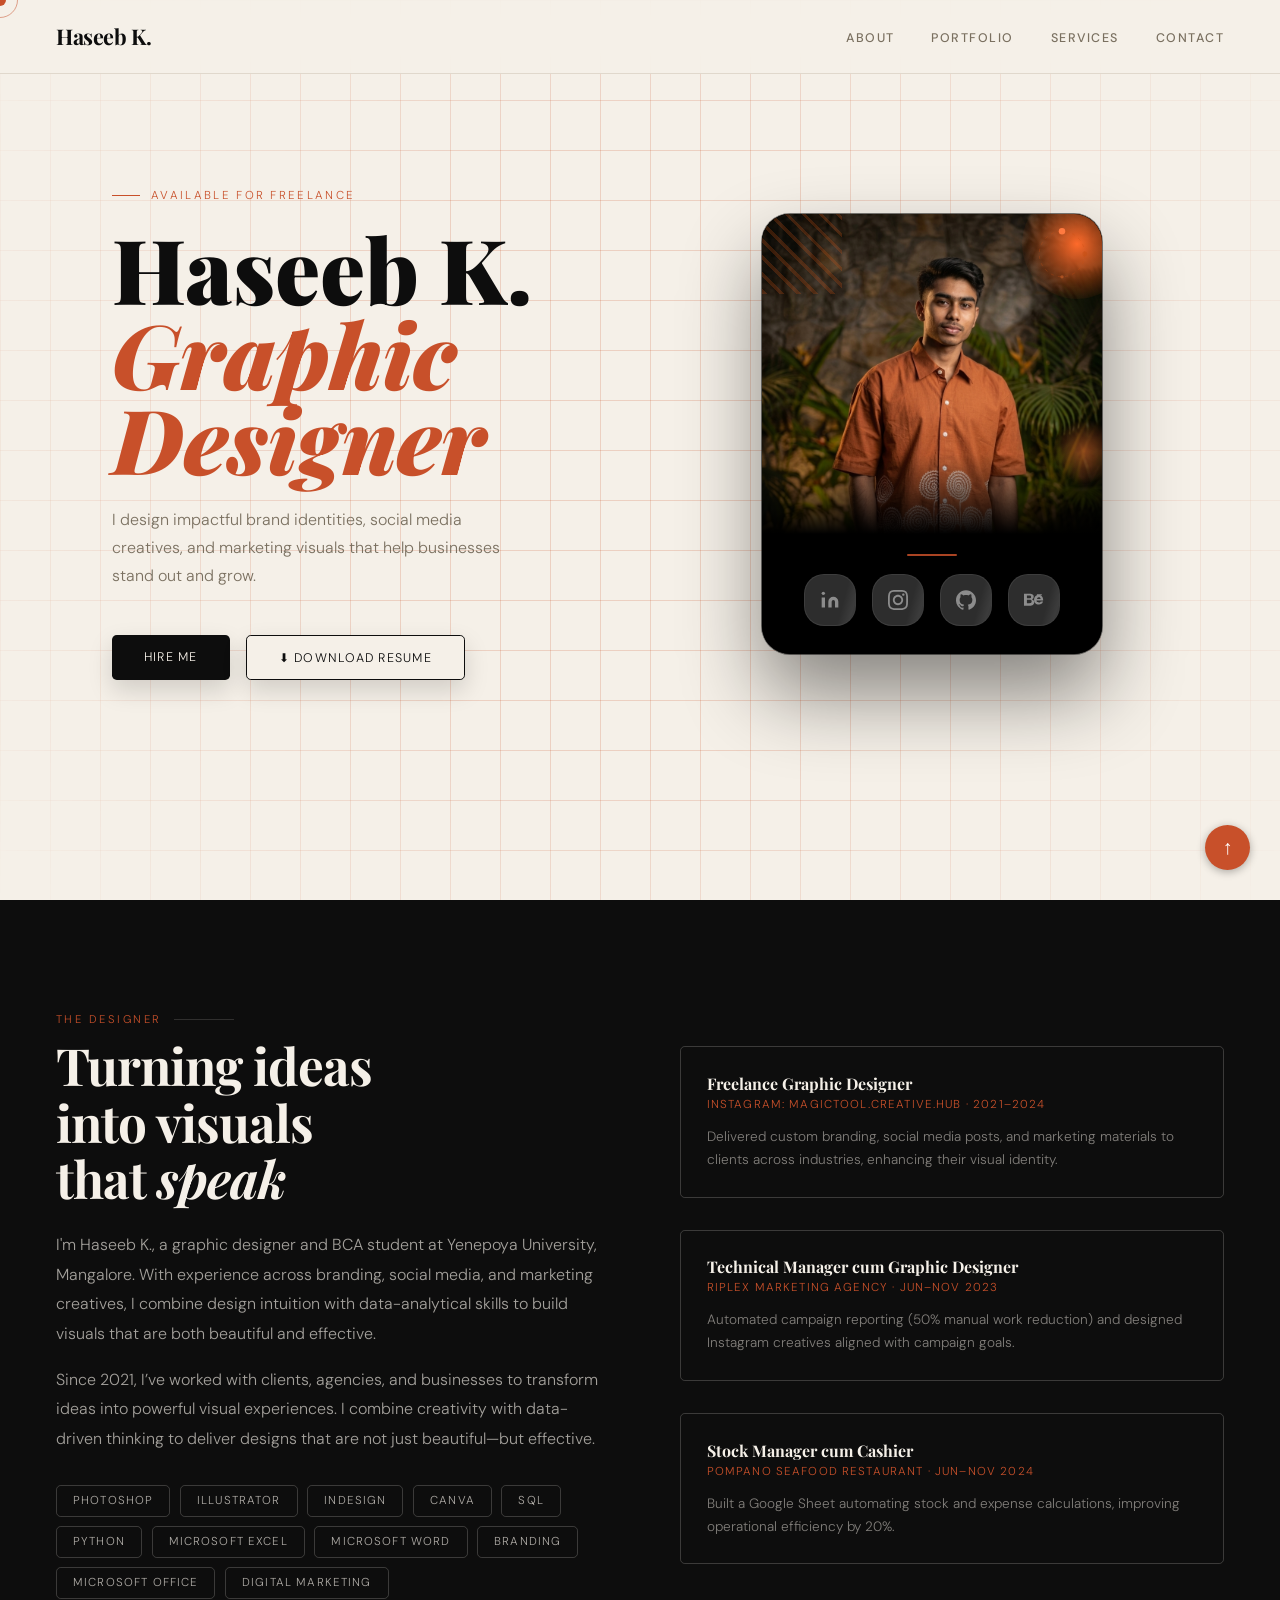
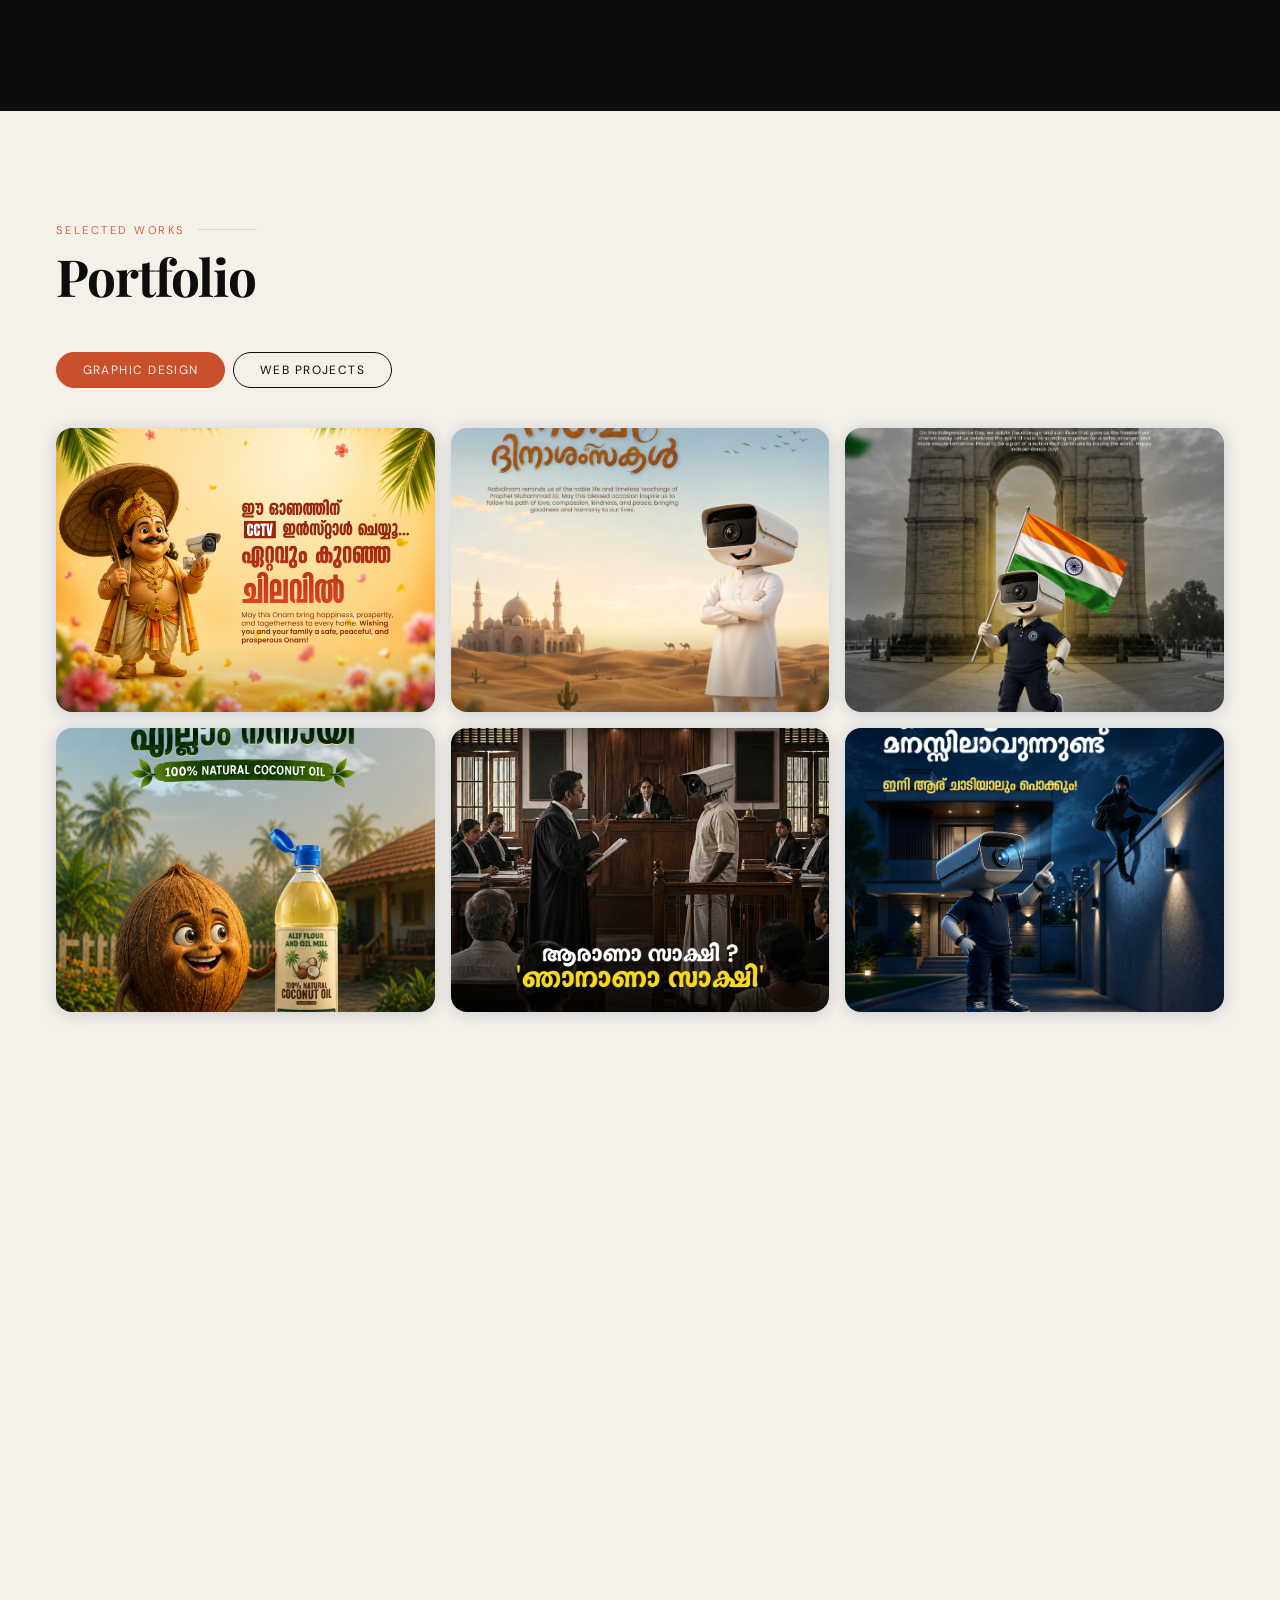
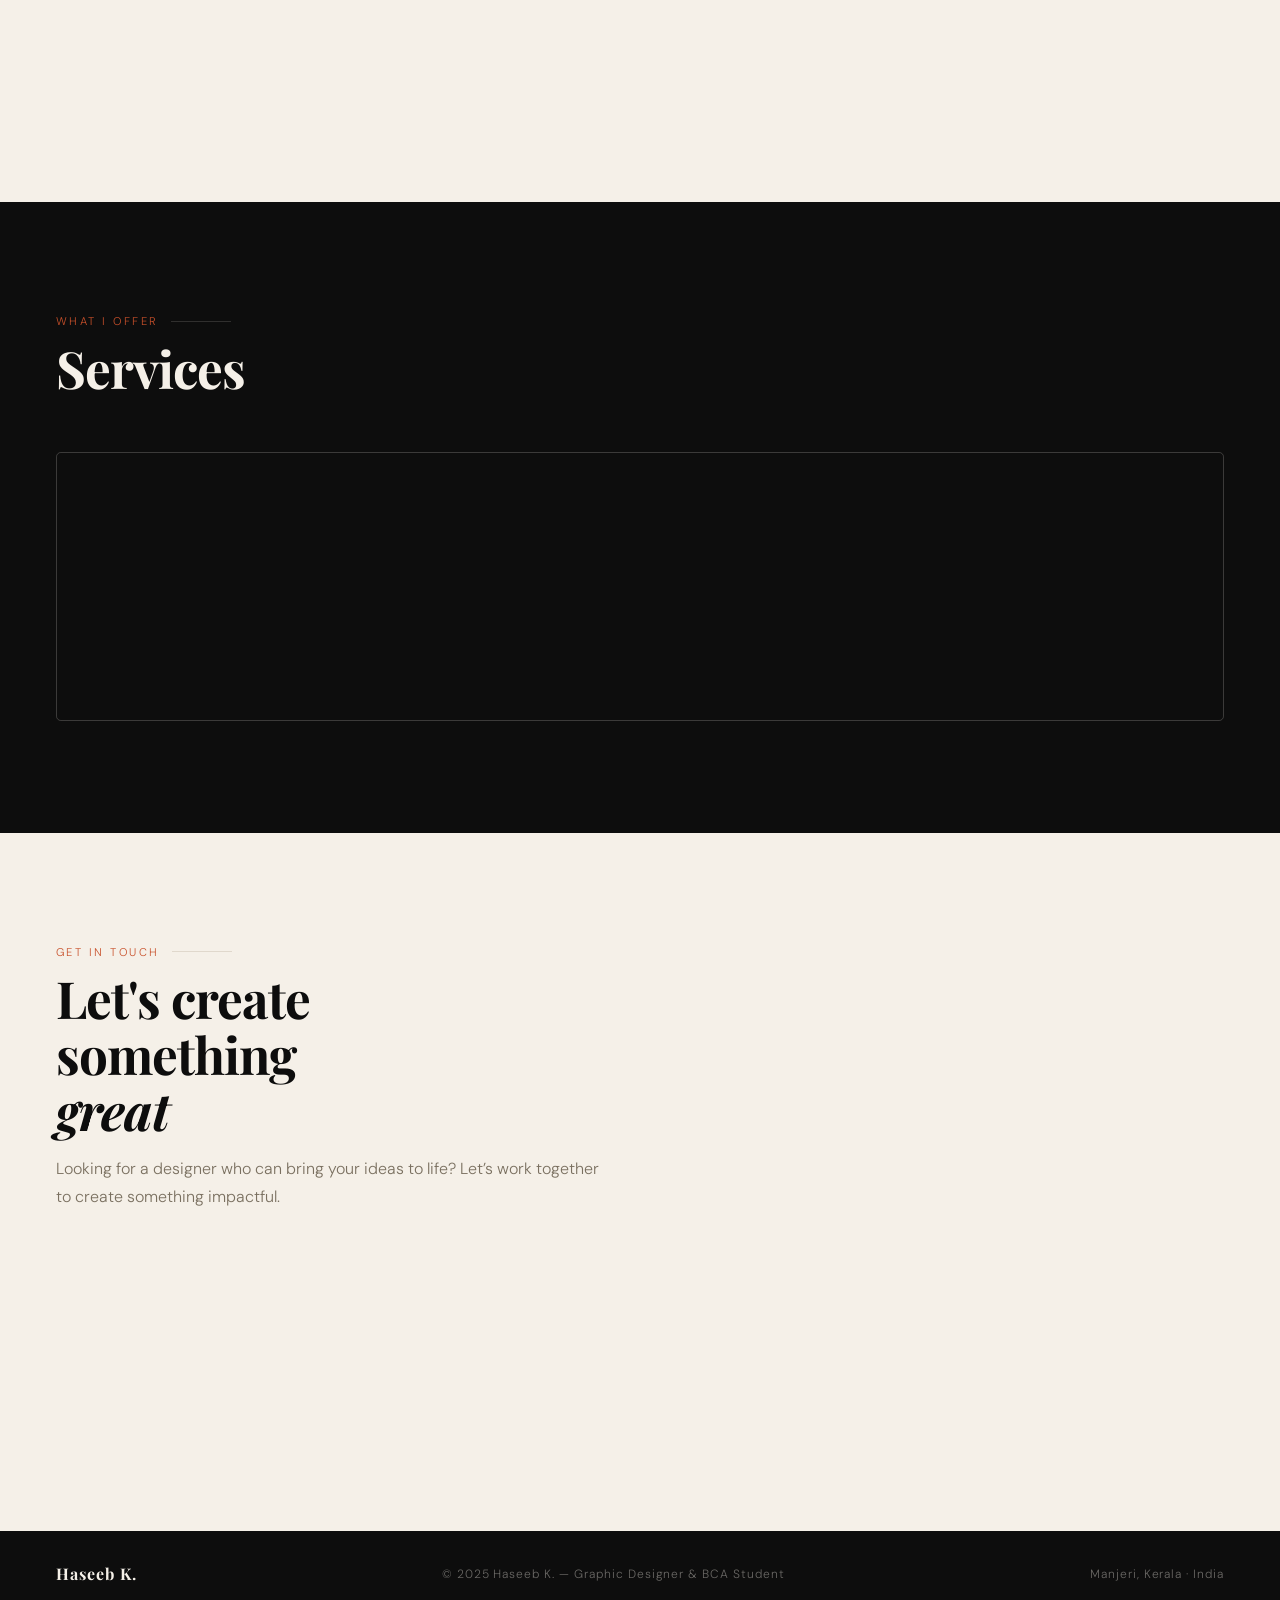
<file: index.html>
<!DOCTYPE html>
<html lang="en">
<head>
<meta charset="UTF-8">
<meta name="viewport" content="width=device-width, initial-scale=1.0">

<title>Haseeb K — Graphic Designer</title>

<meta name="description" content="Freelance Graphic Designer from Kerala creating branding, social media designs, and marketing visuals that convert. Hire me for modern, high-quality design work.">

<meta name="keywords" content="Graphic Designer Kerala, Freelance Designer India, Branding, Social Media Design, Photoshop, Illustrator">

<meta name="author" content="Haseeb K">
<link href="https://fonts.googleapis.com/css2?family=Playfair+Display:ital,wght@0,400;0,700;0,900;1,400&family=DM+Sans:wght@300;400;500&display=swap" rel="stylesheet">
<link rel="icon" type="image/svg+xml" href="favicon.ico" />
<link rel="stylesheet" href="style.css"/>
</head>
<body>

<div class="cursor" id="cursor"></div>
<div class="cursor-ring" id="cursorRing"></div>


<!-- --- SCROLL INDICATOR --- -->
<div class="scroll-indicator">
  <div class="scroll-progress" id="scrollBar"></div>
</div>
  
  
<!-- NAV -->
<nav>
  <a href="#" class="nav-logo">Haseeb K.</a>
  <ul class="nav-links">
    <li><a href="#about">About</a></li>
    <li><a href="#portfolio">Portfolio</a></li>
    <li><a href="#services">Services</a></li>
    <li><a href="#contact">Contact</a></li>
  </ul>
</nav>


<!-- TO UP BUTTON -->

<button onclick="window.scrollTo({top: 0, behavior: 'smooth'})" class="to-up-btn reveal reveal-right">
  ↑
</button>


<!-- HERO -->
<section class="hero" id="home">
  <div class="hero-grid-bg"></div>
  <!-- <div class="hero-left">
    <div class="hero-tag">Available for freelance</div>
    <h1 class="hero-name">Haseeb &nbsp;<em>K.</em></h1>
    <p class="hero-bio">
      Creative Graphic Designer skilled in Adobe Photoshop, Illustrator, and InDesign. Crafting brand identities, social media designs, and marketing visuals that connect and convert.
    </p>
    <div class="hero-cta">
      <a href="#portfolio" class="btn-primary">View Work</a>
      <a href="#contact" class="btn-outline">box-shadow: 0 10px 25px rgba(0,0,0,0.15);</a>
    </div>
  </div> -->
  
  <div class="hero-left">
    <div class="hero-tag">Available for freelance</div>
  
  <!--
    <h1 class="hero-name">
      Graphic Designer<br>
      <em>& Visual Storyteller</em>
    </h1>
    -->
    
    <h1 class="hero-name">
      Haseeb K.<br>
      <em>Graphic Designer</em>
    </h1>
  
    <p class="hero-bio">
      I design impactful brand identities, social media creatives, and marketing visuals that help businesses stand out and grow.
    </p>
  
    <div class="hero-cta">
      <a href="#contact" class="btn-primary">Hire Me</a>
      <a href="CV.pdf" class="btn-outline" download="Haseeb_K_Resume.pdf">
        ⬇ Download Resume
      </a>
    </div>
  </div>
  
  <div class="psc-phone-mockup">
    <div class="psc-phone-frame">
      <div class="psc-phone-screen">
        <div class="psc-card" role="region" aria-label="Social profile card">
          
          <div class="psc-card__img-wrap">
            <img class="psc-card__img" src="Prifile.png" alt="Profile photo" />
            <div class="psc-card__img-fade" aria-hidden="true"></div>
            
            <div class="stripe-badge"></div>
            <div class="flame"></div>
            
            <div class="orbit-ring">
              <svg viewBox="0 0 64 64" fill="none" xmlns="http://www.w3.org/2000/svg">
                <circle cx="32" cy="32" r="28" stroke="rgba(200,80,20,.35)" stroke-width="1" stroke-dasharray="4 5" />
                <circle cx="32" cy="4" r="4" fill="#FF7A40" />
                <circle cx="60" cy="32" r="3" fill="rgba(200,80,20,.5)" />
                <circle cx="32" cy="60" r="2" fill="rgba(255,120,50,.4)" />
              </svg>
            </div>
          </div>
          
          <div class="psc-card__body">
            <div class="psc-card__rule" aria-hidden="true"></div>
            
            <ul class="psc-card__socials" aria-label="Social media links">
              
              <li>
                <a href="https://www.linkedin.com/in/haseeb-ops" target="_blank" class="psc-card__btn" aria-label="LinkedIn" title="LinkedIn">
                  <svg viewBox="0 0 24 24" xmlns="http://www.w3.org/2000/svg" aria-hidden="true">
                    <path d="M16 8a6 6 0 0 1 6 6v7h-4v-7a2 2 0 0 0-2-2 2 2 0 0 0-2 2v7h-4v-7a6 6 0 0 1 6-6z" />
                    <rect x="2" y="9" width="4" height="12" />
                    <circle cx="4" cy="4" r="2" />
                  </svg>
                </a>
              </li>
              
              <li>
                <a href="https://www.instagram.com/haseeb_shaah_" target="_blank" class="psc-card__btn" aria-label="Instagram" title="Instagram">
                  <svg xmlns="http://www.w3.org/2000/svg" viewBox="0 0 24 24" aria-hidden="true">
                    <path d="M12 2.163c3.204 0 3.584.012 4.85.07 3.252.148 4.771 1.691 4.919 4.919.058 1.265.069 1.645.069 4.849 0 3.205-.012 3.584-.069 4.849-.149 3.225-1.664 4.771-4.919 4.919-1.266.058-1.644.07-4.85.07-3.204 0-3.584-.012-4.849-.07-3.26-.149-4.771-1.699-4.919-4.92-.058-1.265-.07-1.644-.07-4.849 0-3.204.013-3.583.07-4.849.149-3.227 1.664-4.771 4.919-4.919 1.266-.057 1.645-.069 4.849-.069zm0-2.163c-3.259 0-3.667.014-4.947.072-4.358.2-6.78 2.618-6.98 6.98-.059 1.281-.073 1.689-.073 4.948 0 3.259.014 3.668.072 4.948.2 4.358 2.618 6.78 6.98 6.98 1.281.058 1.689.072 4.948.072 3.259 0 3.668-.014 4.948-.072 4.354-.2 6.782-2.618 6.979-6.98.059-1.28.073-1.689.073-4.948 0-3.259-.014-3.667-.072-4.947-.196-4.354-2.617-6.78-6.979-6.98-1.281-.059-1.69-.073-4.949-.073zm0 5.838c-3.403 0-6.162 2.759-6.162 6.162s2.759 6.163 6.162 6.163 6.162-2.759 6.162-6.163c0-3.403-2.759-6.162-6.162-6.162zm0 10.162c-2.209 0-4-1.79-4-4 0-2.209 1.791-4 4-4s4 1.791 4 4c0 2.21-1.791 4-4 4zm6.406-11.845c-.796 0-1.441.645-1.441 1.44s.645 1.44 1.441 1.44c.795 0 1.439-.645 1.439-1.44s-.644-1.44-1.439-1.44z" />
                  </svg>
                </a>
              </li>
              
              <li>
                <a href="https://github.com/haseeb-ops" target="_blank" class="psc-card__btn" aria-label="GitHub" title="GitHub">
                  <svg viewBox="0 0 24 24" xmlns="http://www.w3.org/2000/svg" aria-hidden="true">
                    <path d="M12 .297c-6.63 0-12 5.373-12 12 0 5.303 3.438 9.8 8.205 11.385.6.113.82-.258.82-.577 0-.285-.01-1.04-.015-2.04-3.338.724-4.042-1.61-4.042-1.61C4.422 18.07 3.633 17.7 3.633 17.7c-1.087-.744.084-.729.084-.729 1.205.084 1.838 1.236 1.838 1.236 1.07 1.835 2.809 1.305 3.495.998.108-.776.417-1.305.76-1.605-2.665-.3-5.466-1.332-5.466-5.93 0-1.31.465-2.38 1.235-3.22-.135-.303-.54-1.523.105-3.176 0 0 1.005-.322 3.3 1.23.96-.267 1.98-.399 3-.405 1.02.006 2.04.138 3 .405 2.28-1.552 3.285-1.23 3.285-1.23.645 1.653.24 2.873.12 3.176.765.84 1.23 1.91 1.23 3.22 0 4.61-2.805 5.625-5.475 5.92.42.36.81 1.096.81 2.22 0 1.606-.015 2.896-.015 3.286 0 .315.21.69.825.57C20.565 22.092 24 17.592 24 12.297c0-6.627-5.373-12-12-12" />
                  </svg>
                </a>
              </li>
              
              <li>
                <a href="https://www.behance.net/haseeb-ops" target="_blank" class="psc-card__btn" aria-label="Behance" title="Behance">
                  <svg viewBox="0 0 24 24" xmlns="http://www.w3.org/2000/svg" aria-hidden="true">
                    <path d="M6.938 4.503c.702 0 1.34.06 1.92.188.577.13 1.07.33 1.485.61.41.28.733.65.96 1.12.225.47.34 1.05.34 1.73 0 .74-.17 1.36-.5 1.86-.33.5-.8.91-1.41 1.24.85.24 1.48.66 1.91 1.26.43.6.65 1.32.65 2.16 0 .74-.14 1.38-.42 1.92-.28.54-.67.98-1.16 1.32-.49.34-1.05.59-1.69.75-.64.16-1.3.24-1.98.24H0V4.503h6.938zm-.4 5.52c.58 0 1.06-.14 1.44-.42.38-.28.57-.72.57-1.32 0-.33-.06-.6-.18-.82-.12-.22-.28-.4-.49-.53-.21-.13-.45-.22-.72-.27-.27-.05-.55-.08-.85-.08H3.5v3.44h3.038zm.16 5.78c.32 0 .63-.03.93-.09.3-.06.56-.17.79-.32.23-.15.41-.36.55-.62.14-.26.21-.59.21-.99 0-.79-.22-1.35-.67-1.69-.45-.34-1.04-.51-1.78-.51H3.5v4.22h3.198zm9.605-1.42c.4.39.98.58 1.73.58.54 0 1-.13 1.4-.4.4-.27.64-.55.74-.86h2.67c-.43 1.33-1.08 2.28-1.96 2.86-.88.58-1.94.87-3.2.87-.87 0-1.65-.14-2.35-.42-.7-.28-1.29-.67-1.77-1.18-.48-.51-.85-1.12-1.1-1.83-.26-.71-.39-1.48-.39-2.31 0-.81.13-1.57.4-2.27.27-.7.65-1.3 1.14-1.81.49-.51 1.08-.91 1.77-1.2.69-.29 1.45-.43 2.28-.43.93 0 1.75.18 2.44.54.69.36 1.26.85 1.7 1.46.44.61.76 1.31.95 2.1.19.79.26 1.62.21 2.48h-7.95c.05.87.32 1.52.72 1.91zm3.03-5.19c-.32-.35-.81-.53-1.45-.53-.42 0-.77.07-1.05.22-.28.15-.5.33-.67.55-.17.22-.29.45-.36.69-.07.24-.11.46-.12.67h4.33c-.1-.7-.36-1.25-.68-1.6zM15.5 5h5.86v1.42H15.5V5z" />
                  </svg>
                </a>
              </li>
              
            </ul>
          </div>
          
        </div>
      </div>
    </div>
  </div>
</section>

<!-- ABOUT -->
<section id="about">
  <div>
    <div class="section-label">The Designer</div>
    <h2 class="section-title">Turning ideas<br>into visuals<br>that <em>speak</em></h2>
    <p class="about-text">
      I'm Haseeb K., a graphic designer and BCA student at Yenepoya University, Mangalore. With experience across branding, social media, and marketing creatives, I combine design intuition with data-analytical skills to build visuals that are both beautiful and effective.
    </p>
    
    <p class="about-text" style="margin-top:1rem;">
    Since 2021, I’ve worked with clients, agencies, and businesses to transform ideas into powerful visual experiences. I combine creativity with data-driven thinking to deliver designs that are not just beautiful—but effective.
    </p>
    <div class="skills-grid reveal reveal-left">
      <span class="skill-chip">Photoshop</span>
      <span class="skill-chip">Illustrator</span>
      <span class="skill-chip">InDesign</span>
      <span class="skill-chip">Canva</span>
      <span class="skill-chip">SQL</span>
      <span class="skill-chip">Python</span>
      <span class="skill-chip">Microsoft Excel</span>
      <span class="skill-chip">Microsoft Word</span>
      <span class="skill-chip">Branding</span>
      <span class="skill-chip">Microsoft Office</span>
      <span class="skill-chip">Digital Marketing</span>
    </div>
  </div>
  <div class="about-right">
    
    <div class="exp-item reveal reveal-right">
      <div class="exp-role">Freelance Graphic Designer</div>
      <div class="exp-company">Instagram: magictool.creative.hub · 2021–2024</div>
      <div class="exp-desc">Delivered custom branding, social media posts, and marketing materials to clients across industries, enhancing their visual identity.</div>
    </div>
    
    <div class="exp-item reveal reveal-right">
      <div class="exp-role">Technical Manager cum Graphic Designer</div>
      <div class="exp-company">Riplex Marketing Agency · Jun–Nov 2023</div>
      <div class="exp-desc">Automated campaign reporting (50% manual work reduction) and designed Instagram creatives aligned with campaign goals.</div>
    </div>
    
    <div class="exp-item reveal reveal-right">
      <div class="exp-role">Stock Manager cum Cashier</div>
      <div class="exp-company">Pompano Seafood Restaurant · Jun–Nov 2024</div>
      <div class="exp-desc">Built a Google Sheet automating stock and expense calculations, improving operational efficiency by 20%.</div>
    </div>
    
  </div>
</section>

<!-- PORTFOLIO -->
<section id="portfolio">
  <div class="portfolio-header">
    <div>
      <div class="section-label">Selected Works</div>
      <h2 class="section-title">Portfolio</h2>
    </div>
  </div>

  <!-- TAB SWITCHER -->
  <div class="portfolio-tabs reveal reveal-up">
    <button class="ptab active" onclick="switchTab('design', this)">Graphic Design</button>
    <button class="ptab" onclick="switchTab('web', this)">Web Projects</button>
  </div>

  <!-- ══════════════════════════════
       PANEL 1 — GRAPHIC DESIGN
  ══════════════════════════════ -->
  <div class="tab-panel" id="panel-design">

    <div class="portfolio-grid" id="mainGrid">

      <!--
        SINGLE IMAGE  → just use <img src="...">  (same as before)
        CAROUSEL      → add data-images='["img1.jpg","img2.jpg","img3.jpg"]'
                        The first image in the array is also the preview thumb.

        Examples below show both patterns.
      -->

      <!-- CAROUSEL EXAMPLE — Awareness Campaign (2 images) 
      
      <div class="work-item reveal reveal-up"
           data-cat="Awareness Campaign Poster"
           data-images='["images/OrvaEnvironmentalDay.jpg"
                          "images/OppamEarthDay.jpg"
                          "]'
           onclick="openLightbox(this)">
        <img src="images/OrvaEnvironmentalDay.jpg" alt="Awareness Campaign Poster">
        <div class="work-overlay"><div class="work-cat">Awareness Campaign Poster</div></div>
      </div>
      
      -->

      <!-- SINGLE IMAGE -->
      <div class="work-item reveal reveal-up" data-cat="Marketing" onclick="openLightbox(this)">
        <img src="images/OnamOrva.svg" alt="Marketing">
        <div class="work-overlay"><div class="work-cat">Marketing</div></div>
      </div>
      
      <div class="work-item reveal reveal-up" data-cat="Marketing" onclick="openLightbox(this)">
        <img src="images/NabidinamOrva.webp" alt="Marketing">
        <div class="work-overlay"><div class="work-cat">Marketing</div></div>
      </div>
      
      <div class="work-item reveal reveal-up" data-cat="Marketing" onclick="openLightbox(this)">
        <img src="images/IndependenceOrva.webp" alt="Marketing">
        <div class="work-overlay"><div class="work-cat">Marketing</div></div>
      </div>
      
      <div class="work-item reveal reveal-up" data-cat="Marketing" onclick="openLightbox(this)">
        <img src="images/OilAlif.webp" alt="Marketing">
        <div class="work-overlay"><div class="work-cat">Marketing</div></div>
      </div>
      
      <div class="work-item reveal reveal-up" data-cat="Marketing" onclick="openLightbox(this)">
        <img src="images/CourtOrva.webp" alt="Marketing">
        <div class="work-overlay"><div class="work-cat">Marketing</div></div>
      </div>
      
      <div class="work-item reveal reveal-up" data-cat="Marketing" onclick="openLightbox(this)">
        <img src="images/JumpOrva.webp" alt="Marketing">
        <div class="work-overlay"><div class="work-cat">Marketing</div></div>
      </div>
      
      <div class="work-item reveal reveal-up" data-cat="Marketing" onclick="openLightbox(this)">
        <img src="images/OrvaPoster3.webp" alt="Marketing">
        <div class="work-overlay"><div class="work-cat">Marketing</div></div>
      </div>
      
      <div class="work-item reveal reveal-up" data-cat="Marketing" onclick="openLightbox(this)">
        <img src="images/OrvaGate1.webp" alt="Marketing">
        <div class="work-overlay"><div class="work-cat">Marketing</div></div>
      </div>
      
      <div class="work-item reveal reveal-up" data-cat="Marketing" onclick="openLightbox(this)">
        <img src="images/BizireTask1.webp" alt="Marketing">
        <div class="work-overlay"><div class="work-cat">Marketing</div></div>
      </div>
      
      <div class="work-item reveal reveal-up" data-cat="Marketing" onclick="openLightbox(this)">
        <img src="images/BizireTask2.webp" alt="Marketing">
        <div class="work-overlay"><div class="work-cat">Marketing</div></div>
      </div>

      

  

      


    </div><!-- /mainGrid -->

    <div class="show-all-row reveal reveal-up">
      <button class="btn-show-all" id="showAllBtn" onclick="toggleShowAll()">Show All Works ↓</button>
    </div>

    <div class="portfolio-grid-extra" id="extraGrid">
      
      
      
      
      <div class="work-item reveal reveal-up" data-cat="Awareness Campaign Poster" onclick="openLightbox(this)">
        <img src="images/OrvaEnvironmentalDay.webp" alt="Awareness Campaign Poster">
        <div class="work-overlay"><div class="work-cat">Awareness Campaign Poster</div></div>
      </div>
      
       <div class="work-item reveal reveal-up" data-cat="Awareness Campaign Poster" onclick="openLightbox(this)">
        <img src="images/OppamEarthDay.webp" alt="Awareness Campaign Poster">
        <div class="work-overlay"><div class="work-cat">Awareness Campaign Poster</div></div>
      </div>
      
      <div class="work-item reveal reveal-up" data-cat="Greeting Poster" onclick="openLightbox(this)">
        <img src="images/OrvaBakreeth.webp" alt="Greeting Poster">
        <div class="work-overlay"><div class="work-cat">Marketing</div></div>
      </div>
      
      <div class="work-item reveal reveal-up"
           data-cat="Awareness Campaign Carousel"
           data-images='["images/OppamC1.webp",
                          "images/OppamC2.webp",
                          "images/OppamC3.webp",
                          "images/OppamC4.webp",
                          "images/OppamC5.webp",
                          "images/OppamC6.webp"]'
           onclick="openLightbox(this)">
        <img src="images/OppamC1.webp" alt="Awareness Campaign Carousel">
        <div class="work-overlay"><div class="work-cat">Awareness Campaign Carousel</div></div>
      </div>

      <div class="work-item reveal reveal-up" data-cat="Marketing" onclick="openLightbox(this)">
        <img src="images/OrvaPoster2.webp" alt="Marketing">
        <div class="work-overlay"><div class="work-cat">Marketing</div></div>
      </div>
      
      <div class="work-item reveal reveal-up" data-cat="Magazine Cover" onclick="openLightbox(this)">
        <img src="images/sa2.jpg" alt="Magazine Cover">
        <div class="work-overlay"><div class="work-cat">Magazine Cover</div></div>
      </div>
      
      
      <div class="work-item reveal reveal-up" data-cat="YouTube Thumbnail" onclick="openLightbox(this)">
        <img src="images/t1.png" alt="YouTube Thumbnail">
        <div class="work-overlay"><div class="work-cat">Thumbnail</div></div>
      </div>

      <div class="work-item reveal reveal-up" data-cat="Branding" onclick="openLightbox(this)">
        <img src="images/p1.jpg" alt="Social Media Poster">
        <div class="work-overlay"><div class="work-cat">Branding</div></div>
      </div>
      
      <div class="work-item reveal reveal-up" data-cat="Bottle Label Print" onclick="openLightbox(this)">
        <img src="images/AlifBottleLabel.webp" alt="Bottle Label Print">
        <div class="work-overlay"><div class="work-cat">Bottle Label Print</div></div>
      </div>

      <div class="work-item reveal reveal-up" data-cat="Business Card Print" onclick="openLightbox(this)">
        <img src="images/bc1.jpg" alt="Business Card Print">
        <div class="work-overlay"><div class="work-cat">Business Card Print</div></div>
      </div>

      <div class="work-item reveal reveal-up" data-cat="Logo" onclick="openLightbox(this)">
        <img src="images/RiplexLogo.webp" alt="Logo">
        <div class="work-overlay"><div class="work-cat">Logo</div></div>
      </div>

      <div class="work-item reveal reveal-up" data-cat="Branding" onclick="openLightbox(this)">
        <img src="images/p4.jpg" alt="Branding">
        <div class="work-overlay"><div class="work-cat">Branding</div></div>
      </div>

      <div class="work-item reveal reveal-up" data-cat="Marketing" onclick="openLightbox(this)">
        <img src="images/IrfanAdmission.webp" alt="Marketing">
        <div class="work-overlay"><div class="work-cat">Marketing</div></div>
      </div>

      <div class="work-item reveal reveal-up" data-cat="Marketing" onclick="openLightbox(this)">
        <img src="images/r1.jpg" alt="Marketing">
        <div class="work-overlay"><div class="work-cat">Marketing</div></div>
      </div>

      <div class="work-item reveal reveal-up" data-cat="Magazine Cover" onclick="openLightbox(this)">
        <img src="images/sa1.jpg" alt="Magazine Cover">
        <div class="work-overlay"><div class="work-cat">Magazine Cover</div></div>
      </div>

      <div class="work-item reveal reveal-up" data-cat="Marketing" onclick="openLightbox(this)">
        <img src="images/t2.png" alt="Marketing">
        <div class="work-overlay"><div class="work-cat">Marketing</div></div>
      </div>

      <div class="work-item reveal reveal-up" data-cat="Logo" onclick="openLightbox(this)">
        <img src="images/MagictoolLogo.webp" alt="Logo">
        <div class="work-overlay"><div class="work-cat">Logo</div></div>
      </div>

      <div class="work-item reveal reveal-up" data-cat="Social Impact Marketing" onclick="openLightbox(this)">
        <img src="images/MagictoolDrug.webp" alt="Social Impact Marketing">
        <div class="work-overlay"><div class="work-cat">Social Impact Marketing</div></div>
      </div>

      <div class="work-item reveal reveal-up" data-cat="Thumbnail" onclick="openLightbox(this)">
        <img src="images/t3.png" alt="YouTube Thumbnail">
        <div class="work-overlay"><div class="work-cat">Thumbnail</div></div>
      </div>

      <div class="work-item reveal reveal-up" data-cat="Marketing" onclick="openLightbox(this)">
        <img src="images/sa3.jpg" alt="Marketing">
        <div class="work-overlay"><div class="work-cat">Marketing</div></div>
      </div>

      <div class="work-item reveal reveal-up" data-cat="Marketing" onclick="openLightbox(this)">
        <img src="images/p2.jpg" alt="Marketing">
        <div class="work-overlay"><div class="work-cat">Marketing</div></div>
      </div>

      <div class="work-item reveal reveal-up" data-cat="Magazine Cover" onclick="openLightbox(this)">
        <img src="images/sa4.jpg" alt="Magazine Cover">
        <div class="work-overlay"><div class="work-cat">Magazine Cover</div></div>
      </div>

      <div class="work-item reveal reveal-up" data-cat="Logo" onclick="openLightbox(this)">
        <img src="images/MovieHutLogo.webp" alt="Logo">
        <div class="work-overlay"><div class="work-cat">Logo</div></div>
      </div>

      <div class="work-item reveal reveal-up" data-cat="Editorial Illustration" onclick="openLightbox(this)">
        <img src="images/LisanEid.webp" alt="Editorial Illustration">
        <div class="work-overlay"><div class="work-cat">Editorial Illustration</div></div>
      </div>

      <div class="work-item reveal reveal-up" data-cat="Social Impact Marketing" onclick="openLightbox(this)">
        <img src="images/MagictoolFather.webp" alt="Social Impact Marketing">
        <div class="work-overlay"><div class="work-cat">Social Impact Marketing</div></div>
      </div>

      <div class="work-item reveal reveal-up" data-cat="YouTube Thumbnail" onclick="window.open('pdfs/OTUsthad.pdf', '_blank')">
        <img src="pdfs/OTUsthadThumb.jpg" alt="YouTube Thumbnail">
        <div class="work-overlay"><div class="work-cat">Thumbnail</div></div>
        <div class="pdf-badge">PDF</div>
      </div>

      <div class="work-item reveal reveal-up" data-cat="YouTube Thumbnail" onclick="openLightbox(this)">
        <img src="images/t4.jpg" alt="YouTube Thumbnail">
        <div class="work-overlay"><div class="work-cat">Thumbnail</div></div>
      </div>

      <div class="work-item reveal reveal-up" data-cat="Logo" onclick="openLightbox(this)">
        <img src="images/SaypinsLogo.webp" alt="Logo">
        <div class="work-overlay"><div class="work-cat">Logo</div></div>
      </div>

      <div class="work-item reveal reveal-up" data-cat="YouTube Thumbnail" onclick="openLightbox(this)">
        <img src="images/t5.jpg" alt="YouTube Thumbnail">
        <div class="work-overlay"><div class="work-cat">Thumbnail</div></div>
      </div>


    </div><!-- /extraGrid -->

    <div class="show-all-row reveal reveal-up" id="collapseRow" style="display:none; margin-top:1.5rem;">
      <button class="btn-show-all" onclick="toggleShowAll()">Collapse ↑</button>
    </div>

  </div><!-- /panel-design -->

  <!-- ══════════════════════════════
       PANEL 2 — WEB PROJECTS
  ══════════════════════════════ -->
  <div class="tab-panel" id="panel-web" style="display:none;">
    <div class="web-projects-grid">

      <div class="web-card reveal reveal-up">
        <div class="web-card-browser">
          <div class="browser-bar">
            <span class="browser-dot"></span>
            <span class="browser-dot"></span>
            <span class="browser-dot"></span>
            <span class="browser-url">orvasecuritysystems.in</span>
          </div>
          <div class="web-card-preview">
            <img src="images/webpreview1.webp" alt="Website 1">
            <a class="web-card-visit" href="https://www.orvasecuritysystems.in/" target="_blank">Visit Site ↗</a>
          </div>
        </div>
        <div class="web-card-info">
          <div class="web-card-name">Orva Security Systems</div>
          <div class="web-card-desc">Advanced security solutions for homes, businesses, and modern spaces.</div>
          <div class="web-card-tags">
            <span>HTML</span><span>CSS</span><span>JavaScript</span>
          </div>
        </div>
      </div>

    </div>
  </div><!-- /panel-web -->

</section>

<!-- ── LIGHTBOX ────────────────────────────────────────────── -->
<div id="lightbox" class="lightbox" onclick="closeLightbox(event)">

  <button class="lightbox-close" onclick="closeLightbox(event)" aria-label="Close">✕</button>

  <div class="lb-stage" id="lbStage">
    <div class="lb-track" id="lbTrack"></div>
    <!-- counter pill -->
    <div class="lb-counter" id="lbCounter">1 / 1</div>
    <!-- arrows -->
    <button class="lb-arrow lb-prev hidden" id="lbPrev" onclick="lbGo(-1, event)" aria-label="Previous">&#8592;</button>
    <button class="lb-arrow lb-next hidden" id="lbNext" onclick="lbGo(1, event)"  aria-label="Next">&#8594;</button>
  </div>

  <div class="lb-dots" id="lbDots"></div>

  <div class="lb-info">
    <div class="lightbox-title" id="lightboxTitle"></div>
    <div class="lightbox-cat"   id="lightboxCat"></div>
  </div>

</div>




<!-- SERVICES -->
<section id="services">
  <div class="section-label">What I Offer</div>
  <h2 class="section-title">Services</h2>
  <div class="services-grid">
    <div class="service-card reveal reveal-up">
      <span class="service-icon">◈</span>
      <div class="service-name">Brand Identity</div>
      <div class="service-desc">Logo design, color palettes, typography systems, and brand guidelines that define your presence.</div>
    </div>
    <div class="service-card reveal reveal-up">
      <span class="service-icon">◉</span>
      <div class="service-name">Social Media Design</div>
      <div class="service-desc">Eye-catching Instagram posts, stories, reels covers, and campaign creatives that drive engagement.</div>
    </div>
    <div class="service-card reveal reveal-up">
      <span class="service-icon">◻</span>
      <div class="service-name">Print & Marketing</div>
      <div class="service-desc">Brochures, flyers, posters, and print-ready layouts with precise production specifications.</div>
    </div>
    <div class="service-card reveal reveal-up">
      <span class="service-icon">◈</span>
      <div class="service-name">Campaign Reporting</div>
      <div class="service-desc">Data-driven performance dashboards using Excel, Google Sheets, and Power BI to inform strategy.</div>
    </div>
  </div>
</section>

<!-- CONTACT -->
<section id="contact">
  <div class="contact-grid">

    <!-- LEFT: info -->
<div class="contact-left">
  <div class="section-label">Get in Touch</div>
  <h2 class="section-title">
    Let's create<br>something<br>
    <em style="font-family:'Playfair Display',serif;font-style:italic;">great</em>
  </h2>
  <p class="contact-tagline">
    Looking for a designer who can bring your ideas to life? Let’s work together to create something impactful.
  </p>

  <div class="contact-info">

    <a href="mailto:haseeb.direct@gmail.com" class="contact-info-item reveal reveal-left">
      <div class="contact-info-icon">
        <svg width="15" height="15" viewBox="0 0 24 24" fill="none" stroke="currentColor" stroke-width="1.8"><rect x="2" y="4" width="20" height="16" rx="2"/><path d="m2 7 10 7 10-7"/></svg>
      </div>
      <span class="contact-info-text">
        <span class="contact-info-label">Email</span>
        haseeb.direct@gmail.com
      </span>
      <span class="contact-arrow">↗</span>
    </a>

    <a href="https://wa.me/919745581670" target="_blank" rel="noopener" class="contact-info-item reveal reveal-left">
      <div class="contact-info-icon">
        <svg width="15" height="15" viewBox="0 0 24 24" fill="currentColor"><path d="M17.472 14.382c-.297-.149-1.758-.867-2.03-.967-.273-.099-.471-.148-.67.15-.197.297-.767.966-.94 1.164-.173.199-.347.223-.644.075-.297-.15-1.255-.463-2.39-1.475-.883-.788-1.48-1.761-1.653-2.059-.173-.297-.018-.458.13-.606.134-.133.298-.347.446-.52.149-.174.198-.298.298-.497.099-.198.05-.371-.025-.52-.075-.149-.669-1.612-.916-2.207-.242-.579-.487-.5-.669-.51-.173-.008-.371-.01-.57-.01-.198 0-.52.074-.792.372-.272.297-1.04 1.016-1.04 2.479 0 1.462 1.065 2.875 1.213 3.074.149.198 2.096 3.2 5.077 4.487.709.306 1.262.489 1.694.625.712.227 1.36.195 1.871.118.571-.085 1.758-.719 2.006-1.413.248-.694.248-1.289.173-1.413-.074-.124-.272-.198-.57-.347z"/><path d="M12 0C5.373 0 0 5.373 0 12c0 2.125.558 4.122 1.532 5.857L.057 23.882l6.204-1.448A11.945 11.945 0 0 0 12 24c6.627 0 12-5.373 12-12S18.627 0 12 0zm0 21.818a9.818 9.818 0 0 1-5.007-1.371l-.36-.214-3.713.868.936-3.618-.235-.372A9.818 9.818 0 1 1 12 21.818z"/></svg>
      </div>
      <span class="contact-info-text">
        <span class="contact-info-label">WhatsApp</span>
        +91 97455 81670
      </span>
      <span class="contact-arrow">↗</span>
    </a>


  </div>
</div>

    <!-- RIGHT: form -->
    <div>
      <form
        id="contactForm"
        class="contact-form reveal reveal-right"
        action="https://formspree.io/f/xgodwvdn"
        method="POST"
        novalidate
      >

        <!-- Full Name -->
        <div class="form-group">
          <label class="form-label" for="cf-name">Full Name</label>
          <input
            id="cf-name"
            type="text"
            name="name"
            class="form-input"
            placeholder="Jane Smith"
            required
          >
        </div>

        <!-- Email or Phone -->
        <div class="form-group">
          <label class="form-label" for="cf-contact">Email or Phone Number</label>
          <input
            id="cf-contact"
            type="text"
            name="contact"
            class="form-input"
            placeholder="jane@company.com  or  +91 98765 43210"
            required
          >
        </div>

        <!-- Work Type dropdown -->
        <div class="form-group">
          <label class="form-label" for="cf-work">Type of Work</label>
          <div class="form-select-wrap">
            <select
              id="cf-work"
              name="work_type"
              class="form-input form-select"
              required
            >
              <option value="" disabled selected>— Select an option —</option>
              <option value="Hiring (Full-Time)">Hiring — Full-Time</option>
              <option value="Hiring (Part-Time)">Hiring — Part-Time</option>
              <option value="Freelance Project">Freelance Project</option>
              <option value="Collaboration">Collaboration / Partnership</option>
              <option value="Brand Identity">Brand Identity Design</option>
              <option value="Social Media Design">Social Media Design</option>
              <option value="Print & Marketing">Print &amp; Marketing</option>
              <option value="Campaign Reporting">Campaign Reporting / Analytics</option>
              <option value="Other">Other</option>
            </select>
            <!-- custom chevron -->
            <span class="form-select-arrow" aria-hidden="true">
              <svg width="12" height="8" viewBox="0 0 12 8" fill="none" xmlns="http://www.w3.org/2000/svg">
                <path d="M1 1L6 7L11 1" stroke="currentColor" stroke-width="1.5" stroke-linecap="round" stroke-linejoin="round"/>
              </svg>
            </span>
          </div>
        </div>

        <!-- Message -->
        <div class="form-group">
          <label class="form-label" for="cf-message">Purpose / Message</label>
          <textarea
            id="cf-message"
            name="message"
            class="form-textarea"
            placeholder="Tell me about your project, idea, or opportunity…"
            required
          ></textarea>
        </div>

        <!-- Status message (hidden by default) -->
        <p id="cf-status" class="cf-status" aria-live="polite"></p>

        <button type="submit" class="form-submit" id="cf-btn">
          Send Message →
        </button>

      </form>
    </div>
  </div>
</section>

<!-- FOOTER -->
<footer>
  <span class="footer-logo">Haseeb K.</span>
  <span>© 2025 Haseeb K. — Graphic Designer & BCA Student</span>
  <span>Manjeri, Kerala · India</span>
</footer>



<script>
/* ─── SCROLL BAR ─────────────────────────────────── */
window.addEventListener('scroll', () => {
  const el = document.documentElement;
  document.getElementById('scrollBar').style.width =
    (el.scrollTop / (el.scrollHeight - el.clientHeight) * 100) + '%';
});

/* ─── CUSTOM CURSOR (desktop only) ──────────────── */
if (window.matchMedia('(pointer: fine)').matches) {
  const cur  = document.getElementById('cursor');
  const ring = document.getElementById('cursorRing');
  document.addEventListener('mousemove', e => {
    cur.style.cssText  = `left:${e.clientX}px;top:${e.clientY}px`;
    setTimeout(() => {
      ring.style.cssText = `left:${e.clientX}px;top:${e.clientY}px`;
    }, 60);
  });
}

/* ─── SKELETON HELPERS ───────────────────────────── */
function createSkeleton() {
  const sk = document.createElement('div');
  sk.className = 'img-skeleton';
  for (let d = 0; d < 3; d++) {
    const dot = document.createElement('div');
    dot.className = 'dot';
    sk.appendChild(dot);
  }
  return sk;
}
function revealSkeleton(sk) { sk.classList.add('done'); }

function initSkeletons() {
  document.querySelectorAll('.work-item > img').forEach(img => {
    const item = img.closest('.work-item');
    item.querySelector('.img-skeleton')?.remove();
    const sk = createSkeleton();
    item.insertBefore(sk, item.firstChild);
    const reveal = () => { img.classList.add('loaded'); revealSkeleton(sk); };
    (img.complete && img.naturalWidth > 0) ? reveal()
      : img.addEventListener('load',  reveal, { once: true })
      || img.addEventListener('error', reveal, { once: true });
  });
}

/* ─── CAROUSELS ──────────────────────────────────── */
function initCarousels() {
  document.querySelectorAll('.work-item[data-images]').forEach(item => {
    let images;
    try { images = JSON.parse(item.dataset.images); } catch(e) { return; }
    if (!images || images.length < 2) return;

    item.querySelector(':scope > img')?.remove();

    const track = document.createElement('div');
    track.className = 'thumb-slides';

    images.forEach(src => {
      const slide = document.createElement('div');
      slide.className = 'thumb-slide';
      const img = document.createElement('img');
      img.src = src; img.alt = '';
      const sk = createSkeleton();
      const revealSlide = () => { img.classList.add('loaded'); revealSkeleton(sk); };
      (img.complete && img.naturalWidth > 0) ? revealSlide()
        : img.addEventListener('load',  revealSlide, { once: true })
        || img.addEventListener('error', revealSlide, { once: true });
      slide.append(sk, img);
      track.appendChild(slide);
    });
    item.insertBefore(track, item.firstChild);

    /* dots */
    const dotsEl = document.createElement('div');
    dotsEl.className = 'thumb-dots';
    images.forEach((_, i) => {
      const d = document.createElement('div');
      d.className = 'thumb-dot' + (i === 0 ? ' active' : '');
      dotsEl.appendChild(d);
    });
    item.appendChild(dotsEl);
    const dots = dotsEl.querySelectorAll('.thumb-dot');

    /* badge */
    const badge = document.createElement('div');
    badge.className = 'carousel-badge';
    badge.innerHTML = `<svg viewBox="0 0 24 24" xmlns="http://www.w3.org/2000/svg">
      <rect x="2" y="7" width="13" height="13" rx="2" fill="none" stroke="#fff" stroke-width="1.8"/>
      <path d="M7 7V5a2 2 0 0 1 2-2h10a2 2 0 0 1 2 2v10a2 2 0 0 1-2 2h-2"
            fill="none" stroke="#fff" stroke-width="1.8" stroke-linecap="round"/>
    </svg><span>${images.length}</span>`;
    item.appendChild(badge);

    /* nav buttons */
    const prevBtn = document.createElement('button');
    prevBtn.setAttribute('aria-label', 'Previous image');
    const nextBtn = document.createElement('button');
    nextBtn.setAttribute('aria-label', 'Next image');
    item.append(prevBtn, nextBtn);

    let current = 0;
    function goTo(idx) {
      current = (idx + images.length) % images.length;
      track.style.transform = `translateX(-${current * 100}%)`;
      dots.forEach((d, i) => d.classList.toggle('active', i === current));
    }

    /* auto-slide — desktop only, cleaned up properly */
    let autoSlide;
    if (window.matchMedia('(min-width: 768px)').matches) {
      autoSlide = setInterval(() => goTo(current + 1), 3000);
      item.addEventListener('mouseenter', () => clearInterval(autoSlide));
      item.addEventListener('mouseleave', () => {
        autoSlide = setInterval(() => goTo(current + 1), 3000);
      });
    }

    prevBtn.addEventListener('click', e => { e.stopPropagation(); goTo(current - 1); });
    nextBtn.addEventListener('click', e => { e.stopPropagation(); goTo(current + 1); });

    /* touch swipe */
    let tsX = null;
    item.addEventListener('touchstart', e => { tsX = e.touches[0].clientX; }, { passive: true });
    item.addEventListener('touchend',   e => {
      if (tsX === null) return;
      const dx = e.changedTouches[0].clientX - tsX;
      if (Math.abs(dx) > 30) goTo(current + (dx < 0 ? 1 : -1));
      tsX = null;
    });

    item._carouselIndex = () => current;
  });
}

/* ─── LIGHTBOX ───────────────────────────────────── */
let lbImages = [], lbIndex = 0, lbDragX = null;

function openLightbox(el) {
  let images = [];
  if (el.dataset.images) try { images = JSON.parse(el.dataset.images); } catch(e) {}
  if (!images.length) { const img = el.querySelector('img'); if (img) images = [img.src]; }
  if (!images.length) return;

  lbImages = images;
  lbIndex  = (typeof el._carouselIndex === 'function') ? el._carouselIndex() : 0;
  document.getElementById('lightboxTitle').textContent = el.dataset.title || '';
  document.getElementById('lightboxCat').textContent   = el.dataset.cat   || '';

  buildLbSlides();
  document.getElementById('lightbox').classList.add('open');
  document.body.style.overflow = 'hidden';
}

function buildLbSlides() {
  const track = document.getElementById('lbTrack');
  track.innerHTML = '';
  lbImages.forEach(src => {
    const slide = document.createElement('div');
    slide.className = 'lb-slide';
    const img = document.createElement('img');
    img.src = src; img.alt = ''; img.draggable = false;
    slide.appendChild(img);
    track.appendChild(slide);
  });

  const dotsEl = document.getElementById('lbDots');
  dotsEl.innerHTML = '';
  if (lbImages.length > 1) {
    lbImages.forEach((_, i) => {
      const d = document.createElement('button');
      d.className = 'lb-dot';
      d.setAttribute('aria-label', `Image ${i + 1}`);
      d.addEventListener('click', e => { e.stopPropagation(); lbSetIndex(i); });
      dotsEl.appendChild(d);
    });
  }
  lbSetIndex(lbIndex, false);
}

function lbSetIndex(idx, animate = true) {
  lbIndex = Math.max(0, Math.min(idx, lbImages.length - 1));
  const track = document.getElementById('lbTrack');
  track.style.transition = animate ? 'transform 0.4s cubic-bezier(.4,0,.2,1)' : 'none';
  track.style.transform  = `translateX(-${lbIndex * 100}%)`;

  const counter = document.getElementById('lbCounter');
  counter.textContent = `${lbIndex + 1} / ${lbImages.length}`;
  counter.classList.toggle('single', lbImages.length <= 1);

  document.querySelectorAll('#lbDots .lb-dot').forEach((d, i) =>
    d.classList.toggle('active', i === lbIndex));

  const isMulti = lbImages.length > 1;
  document.getElementById('lbPrev').classList.toggle('hidden', !isMulti || lbIndex === 0);
  document.getElementById('lbNext').classList.toggle('hidden', !isMulti || lbIndex === lbImages.length - 1);
}

function lbGo(dir, e) {
  if (e) e.stopPropagation();
  lbSetIndex(lbIndex + dir);
}

function closeLightbox(e) {
  if (!e || e.target === document.getElementById('lightbox')
         || e.target.classList.contains('lightbox-close')) {
    document.getElementById('lightbox').classList.remove('open');
    document.body.style.overflow = '';
  }
}

/* ─── KEYBOARD + TOUCH (lightbox) ───────────────── */
document.addEventListener('keydown', e => {
  if (!document.getElementById('lightbox').classList.contains('open')) return;
  if (e.key === 'Escape')     closeLightbox();
  if (e.key === 'ArrowLeft')  lbSetIndex(lbIndex - 1);
  if (e.key === 'ArrowRight') lbSetIndex(lbIndex + 1);
});

/* ─── ALL DOM-DEPENDENT CODE ─────────────────────── */
window.addEventListener('DOMContentLoaded', () => {

  /* Lightbox touch — safe inside DOMContentLoaded */
  const lbStage = document.getElementById('lbStage');
  if (lbStage) {
    lbStage.addEventListener('touchstart', e => { lbDragX = e.touches[0].clientX; }, { passive: true });
    lbStage.addEventListener('touchend',   e => {
      if (lbDragX === null) return;
      const dx = e.changedTouches[0].clientX - lbDragX;
      if (Math.abs(dx) > 40) lbSetIndex(lbIndex + (dx < 0 ? 1 : -1));
      lbDragX = null;
    });
  }

  /* Carousels & skeletons */
  initCarousels();
  initSkeletons();

  /* Hide show-all btn if extra grid is empty */
  const extra = document.getElementById('extraGrid');
  const btn   = document.getElementById('showAllBtn');
  if (extra && extra.children.length === 0 && btn) btn.style.display = 'none';


  /* ── SCROLL REVEALING ANIMATION ── */
  const observer = new IntersectionObserver((entries) => {
    entries.forEach(entry => {
      if (entry.isIntersecting) {
        entry.target.classList.add('active');
      }
    });
  }, { threshold: 0.3 });
    
    document.querySelectorAll('.reveal').forEach(el => {
      observer.observe(el);
    });



  /* ── CONTACT FORM ── */
  const form   = document.getElementById('contactForm');
  const cfBtn  = document.getElementById('cf-btn');
  const status = document.getElementById('cf-status');
  if (!form) return;

  form.addEventListener('submit', async e => {
    e.preventDefault();
    if (!form.checkValidity()) { form.reportValidity(); return; }

    cfBtn.disabled = true;
    cfBtn.textContent = 'Sending…';
    status.className = 'cf-status';
    status.textContent = '';

    try {
      const res = await fetch(form.action, {
        method: 'POST', body: new FormData(form),
        headers: { Accept: 'application/json' }
      });
      if (res.ok) {
        status.textContent = '✓ Message sent! I\'ll get back to you soon.';
        status.className   = 'cf-status success';
        form.reset();
        cfBtn.textContent  = 'Message Sent ✓';
        setTimeout(() => {
          cfBtn.textContent = 'Send Message →';
          cfBtn.disabled    = false;
          status.className  = 'cf-status';
          status.textContent = '';
        }, 5000);
      } else {
        const json = await res.json().catch(() => ({}));
        status.textContent = json.error || '✕ Something went wrong. Please try again.';
        status.className   = 'cf-status error';
        cfBtn.textContent  = 'Send Message →';
        cfBtn.disabled     = false;
      }
    } catch (_) {
      status.textContent = '✕ Network error. Check your connection and try again.';
      status.className   = 'cf-status error';
      cfBtn.textContent  = 'Send Message →';
      cfBtn.disabled     = false;
    }
  });
});

/* ─── TAB SWITCHER ───────────────────────────────── */
function switchTab(tab, btn) {
  document.querySelectorAll('.ptab').forEach(b => b.classList.remove('active'));
  btn.classList.add('active');
  document.getElementById('panel-design').style.display = tab === 'design' ? 'block' : 'none';
  document.getElementById('panel-web').style.display    = tab === 'web'    ? 'block' : 'none';
}

/* ─── SHOW ALL / COLLAPSE ────────────────────────── */
let showingAll = false;
function toggleShowAll() {
  showingAll = !showingAll;
  const extra       = document.getElementById('extraGrid');
  const showAllRow  = document.getElementById('showAllBtn').parentElement;
  const collapseRow = document.getElementById('collapseRow');
  if (showingAll) {
    extra.classList.add('open');
    showAllRow.style.display  = 'none';
    collapseRow.style.display = 'flex';
  } else {
    extra.classList.remove('open');
    showAllRow.style.display  = 'flex';
    collapseRow.style.display = 'none';
    document.getElementById('portfolio').scrollIntoView({ behavior: 'smooth' });
  }
}
</script>
</body>
</html>
</file>
<file: style.css>
*, *::before, *::after { margin: 0; padding: 0; box-sizing: border-box; }

  :root {
    --ink: #0d0d0d;
    --cream: #f5f0e8;
    --accent: #c8502a;
    --muted: #7a7060;
    --card-bg: #ffffff;
    --border: #e0d8cc;
  }

  html { 
    scroll-behavior: smooth;
    scrollbar-width: none;  /* It removes the scroll bar */
  }

  body {
    -ms-overflow-style: none;
    background: var(--cream);
    color: var(--ink);
    font-family: 'DM Sans', sans-serif;
    font-weight: 300;
    overflow-x: hidden;
  }

  /* ── CURSOR (desktop only) ── */
  .cursor, .cursor-ring { display: none; }
  @media (pointer: fine) {
    .cursor {
      display: block;
      width: 12px; height: 12px;
      background: var(--accent);
      border-radius: 50%;
      position: fixed;
      pointer-events: none;
      z-index: 9999;
      transition: transform 0.15s ease, opacity 0.2s;
      transform: translate(-50%, -50%);
    }
    .cursor-ring {
      display: block;
      width: 36px; height: 36px;
      border: 1.5px solid var(--accent);
      border-radius: 50%;
      position: fixed;
      pointer-events: none;
      z-index: 9998;
      transition: transform 0.35s cubic-bezier(.25,.8,.25,1), opacity 0.3s;
      transform: translate(-50%, -50%);
      opacity: 0.5;
    }
    body { cursor: none; }
  }




/* --- SCROLL INDICATOR --- */
/* Container */
.scroll-indicator {
  position: fixed;
  top: 0;
  left: 0;
  width: 100%;
  height: 5px;
  background: transparent;
  z-index: 9999;
}

/* Progress bar */
.scroll-progress {
  height: 100%;
  width: 0%;
  background: linear-gradient(135deg, #c8502a, #ff3c3c);
  transition: width 0.1s ease;
}



  /* ── NAV ── */
  nav {
    position: fixed; top: 0; left: 0; right: 0;
    display: flex; align-items: center; justify-content: space-between;
    padding: 1.4rem 3.5rem;
    z-index: 100;
    background: rgba(245,240,232,0.85);
    backdrop-filter: blur(12px);
    border-bottom: 1px solid var(--border);
  }
  .nav-logo {
    font-family: 'Playfair Display', serif;
    font-size: 1.35rem;
    font-weight: 700;
    letter-spacing: -0.02em;
    color: var(--ink);
    text-decoration: none;
  }
  .nav-links { display: flex; gap: 2.3rem; list-style: none; }
  .nav-links a {
    font-size: 0.78rem;
    letter-spacing: 0.12em;
    font-weight: 500;
    text-transform: uppercase;
    color: var(--muted);
    text-decoration: none;
    transition: color 0.2s;
  }
  .nav-links a:hover { color: var(--accent); }

/* --- TO UP BUTTON --- */

  .to-up-btn{
    position: fixed;
    bottom: 30px;
    right: 30px;
    width: 45px;
    height: 45px;
    border-radius: 50%;
    background: #c8502a;
    color: #fff;
    border: none;
    font-size: 20px;
    cursor: pointer;
    box-shadow: 0 2px 8px rgba(0,0,0,0.3);
    z-index: 999;
    animation: fadeUp .8s cubic-bezier(.22,1,.36,1) both;
  }

  /* ── HERO ── */
  .hero {
    min-height: 100vh;
    display: grid;
    grid-template-columns: 1fr 1fr;
    padding-top: 80px;
    position: relative;
    overflow: hidden;
  }
  .hero-left {
    display: flex;
    flex-direction: column;
    justify-content: center;
    padding: 6rem 3.5rem 6rem 3.5rem;
  }
  

  .hero-grid-bg {
    position: absolute;
    inset: 0;
  
    background-image:
      linear-gradient(rgba(200, 80, 42, 0.2) 1px, transparent 1px),
      linear-gradient(90deg, rgba(200, 80, 42, 0.2) 1px, transparent 1px);
  
    background-size: 50px 50px;
  

    mask-image: radial-gradient(circle at center, black 40%, transparent 100%);
    -webkit-mask-image: radial-gradient(circle at center, black 40%, transparent 100%);
  }
  
  .hero-tag {
    font-size: 0.72rem;
    letter-spacing: 0.2em;
    text-transform: uppercase;
    color: var(--accent);
    margin-bottom: 1.4rem;
    display: flex; align-items: center; gap: 0.7rem;
    opacity: 0; animation: fadeUp 0.8s 0.2s forwards;
  }
  .hero-tag::before {
    content: ''; display: block;
    width: 28px; height: 1px; background: var(--accent);
  }
  .hero-name {
    font-family: 'Playfair Display', serif;
    font-size: clamp(3.5rem, 7vw, 6.5rem);
    font-weight: 900;
    line-height: 0.95;
    margin-bottom: 1.6rem;
    opacity: 0; animation: fadeUp 0.8s 0.35s forwards;
  }
  .hero-name em {
    font-style: italic;
    color: var(--accent);
  }
  .hero-bio {
    font-size: 1rem;
    line-height: 1.75;
    color: var(--muted);
    max-width: 400px;
    margin-bottom: 2.8rem;
    opacity: 0; 
    animation: fadeUp 0.8s 0.5s forwards;
  }
  .hero-cta {
    display: flex; 
    gap: 1rem;
    opacity: 0; 
    animation: fadeUp 0.8s 0.65s forwards;
  }
  
  .btn-primary {
    width: fit-content;
    white-space: nowrap;
    padding: 0.85rem 2rem;
    background: var(--ink);
    color: var(--cream);
    box-shadow: 0 10px 25px rgba(0,0,0,0.15);
    font-size: 0.78rem;
    border-radius: 0.3rem;
    letter-spacing: 0.1em;
    text-transform: uppercase;
    text-decoration: none;
    transition: 
    background 0.2s, transform 0.15s;
  }
  .btn-primary:hover { background: var(--accent); transform: translateY(-2px); }
  
  .btn-outline {
    width: fit-content;
    white-space: nowrap;
    padding: 0.85rem 2rem;
    background: var(--cream);
    border: 1.5px solid var(--ink);
    box-shadow: 0 10px 25px rgba(0,0,0,0.15);
    color: var(--ink);
    font-size: 0.78rem;
    border-radius: 0.3rem;
    letter-spacing: 0.1em;
    text-transform: uppercase;
    text-decoration: none;
    transition: border-color 0.2s, color 0.2s, transform 0.15s;
  }
  .btn-outline:hover { border-color: var(--accent); color: var(--accent); transform: translateY(-2px); }



    
@import url('https://fonts.googleapis.com/css2?family=Outfit:wght@300;400;600&display=swap');

  
.flame {
  position: absolute;
  top: 0; right: 0;
  width: 90px;
  height: 100%;
  z-index: 2;
  pointer-events: none;
}
.flame::before {
  content: '';
  position: absolute;
  top: -25px; right: -30px;
  width: 110px;
  height: 110px;
  border-radius: 50%;
  background: radial-gradient(circle, #FF6B2B 0%, rgba(200,80,20,.4) 50%, transparent 75%);
  animation: flicker 3s ease-in-out infinite;
}
.flame::after {
  content: '';
  position: absolute;
  bottom: 50px; right: -15px;
  width: 65px;
  height: 65px;
  border-radius: 50%;
  background: radial-gradient(circle, rgba(255,120,50,.5) 0%, transparent 70%);
  animation: flicker 4s ease-in-out infinite reverse;
}

@keyframes flicker {
  0%,100% { transform: scale(1) translate(0,0); opacity:.8; }
  33%      { transform: scale(1.15) translate(-5px, 8px); opacity:1; }
  66%      { transform: scale(.9) translate(4px, -6px); opacity:.6; }
}

/* ── ORBIT RING ── */
.orbit-ring {
  position: absolute;
  top: 14px; right: 14px;
  width: 52px; height: 52px;
  z-index: 3;
}
.orbit-ring svg {
  width: 100%; height: 100%;
  animation: rotateSlow 8s linear infinite;
}
@keyframes rotateSlow { to { transform: rotate(360deg); } }

/* ── STRIPE BADGE ── */
.stripe-badge {
  position: absolute;
  top: 0; left: 0;
  width: 80px; height: 80px;
  z-index: 3;
  overflow: hidden;
  border-radius: 20px 0 0 0;
}
.stripe-badge::before {
  content: '';
  position: absolute;
  top: -20px; left: -30px;
  width: 120px; height: 120px;
  background: repeating-linear-gradient(
    45deg,
    rgba(200,80,20,.25) 0px,
    rgba(200,80,20,.25) 3px,
    transparent 3px,
    transparent 12px
  );
}

/* ── PHONE MOCKUP ── */
.psc-phone-mockup {
  display: inline-flex;
  justify-content: center;
  align-items: center;
  width: 100%;
}

.psc-phone-frame {
  background: #000;
  border-radius: 28px;
  box-shadow:
    inset 0 1px 0 rgba(255,255,255,0.08),
    0 0 0 1px rgba(0,0,0,0.5),
    0 40px 80px rgba(0,0,0,0.45);
  width: clamp(220px, 85vw, 340px);
  animation: psc-slideUp 0.8s both;
  animation-delay: 1s;
}

.psc-phone-screen {
  border-radius: 28px;
  overflow: hidden;
  background: #0e0e0e;
}

/* ── CARD ── */
.psc-card {
  --psc-accent:    #c8502a;
  --psc-accent-dk: #a03d1e;
  --psc-glow:      rgba(200, 80, 42, 0.4);
  --psc-surface:   #000;
  --psc-border:    rgba(255,255,255,.08);
  --psc-text:      #FFFFFF;
  --psc-muted:     rgba(255,255,255,.45);

  font-family: 'Outfit', sans-serif;
  position: relative;
  width: 100%;
  background: var(--psc-surface);
  overflow: hidden;
}

@keyframes psc-slideUp {
  from { opacity: 0; transform: translateY(24px); }
  to   { opacity: 1; transform: translateY(0); }
}

.psc-card__img-wrap {
  position: relative;
  width: 100%;
  height: clamp(200px, 55vw, 320px);
  overflow: hidden;
}

.psc-card__img {
  width: 100%;
  height: 100%;
  object-fit: cover;
  object-position: top center;
  display: block;
  transition: transform .55s cubic-bezier(.25,1,.5,1);
}

.psc-card:hover .psc-card__img { transform: scale(1.04); }

.psc-card__img-fade {
  position: absolute;
  bottom: 0; left: 0; right: 0;
  height: 80px;
  background: linear-gradient(to bottom, transparent, var(--psc-surface));
  pointer-events: none;
}

.psc-card__body {
  padding: clamp(14px, 4vw, 20px) clamp(16px, 5vw, 24px) clamp(20px, 5vw, 28px);
  display: flex;
  flex-direction: column;
  align-items: center;
  gap: clamp(12px, 3vw, 18px);
}

.psc-card__rule {
  width: 50px; height: 2px;
  border-radius: 99px;
  background: var(--psc-accent);
  opacity: .85;
}

.psc-card__socials {
  display: flex;
  gap: clamp(8px, 2.5vw, 16px);
  list-style: none;
  flex-wrap: wrap;
  justify-content: center;
}

/* ── BUTTONS ── */
.psc-card__btn {
  position: relative;
  display: inline-flex;
  align-items: center;
  justify-content: center;
  width: clamp(40px, 11vw, 52px);
  height: clamp(40px, 11vw, 52px);
  border-radius: clamp(10px, 2.5vw, 20px);
  border: 1px solid var(--psc-border);
  background: rgba(82,82,82,0.55);
  color: var(--psc-muted);
  text-decoration: none;
  cursor: pointer;
  overflow: hidden;
  transition:
    color .22s ease,
    background .22s ease,
    border-color .22s ease,
    box-shadow .22s ease,
    transform .18s cubic-bezier(.34,1.56,.64,1);
  animation: psc-btnPop .5s both;
}

@keyframes psc-btnPop {
  from { opacity: 0; transform: scale(0.7); }
  to   { opacity: 1; transform: scale(1); }
}

.psc-card__btn:nth-child(1) { animation-delay: .45s; }
.psc-card__btn:nth-child(2) { animation-delay: .55s; }
.psc-card__btn:nth-child(3) { animation-delay: .65s; }
.psc-card__btn:nth-child(4) { animation-delay: .75s; }

.psc-card__btn::before {
  content: '';
  position: absolute; inset: 0;
  background: linear-gradient(105deg, transparent 40%, rgba(255,255,255,.07) 50%, transparent 60%);
  background-size: 200% 100%;
  animation: psc-shimmer 3s infinite;
  pointer-events: none;
}

@keyframes psc-shimmer {
  0%   { background-position: -200% 0; }
  100% { background-position: 200% 0; }
}

.psc-card__btn:hover {
  color: var(--psc-text);
  background: var(--psc-accent);
  border-color: var(--psc-accent);
  box-shadow: 0 6px 24px var(--psc-glow);
  transform: translateY(-4px) scale(1.08);
}

.psc-card__btn:active {
  transform: translateY(1px) scale(.94);
  box-shadow: 0 2px 8px var(--psc-glow);
}

.psc-card__btn svg {
  width: clamp(16px, 4.5vw, 20px);
  height: clamp(16px, 4.5vw, 20px);
  fill: currentColor;
  display: block;
  flex-shrink: 0;
  position: relative;
  z-index: 1;
}

/* ── SMALL SCREENS: shrink decorative elements ── */
@media (max-width: 400px) {
  .flame {
    width: 60px;
  }
  .flame::before {
    width: 70px;
    height: 70px;
    top: -15px; right: -20px;
  }
  .flame::after {
    width: 40px;
    height: 40px;
    bottom: 30px; right: -8px;
  }

  .orbit-ring {
    width: 36px; height: 36px;
    top: 10px; right: 10px;
  }

  .stripe-badge {
    width: 55px; height: 55px;
  }

  .psc-phone-frame {
    border-radius: 20px;
  }
  .psc-phone-screen {
    border-radius: 20px;
  }
}

@media (max-width: 320px) {
  .flame { display: none; }
  .orbit-ring {
    width: 28px; height: 28px;
    top: 6px; right: 6px;
  }
  .stripe-badge { width: 44px; height: 44px; }

  .psc-card__socials { gap: 6px; }

  .psc-card__btn {
    width: 36px; height: 36px;
    border-radius: 8px;
  }
  .psc-card__btn svg {
    width: 15px; height: 15px;
  }
}

/* ── RESPONSIVE ── */
@media (max-width: 768px) {
  .hero {
    grid-template-columns: 1fr;
    min-height: auto;
    padding-top: 20px;
    padding-bottom: 3rem;
  }

  .hero-left {
    padding: 2rem 1.5rem 2.5rem 1.5rem;
    align-items: flex-start;
  }

  .hero-name {
    font-size: clamp(2.8rem, 12vw, 4rem);
  }

  .hero-bio {
    font-size: 0.95rem;
    margin-bottom: 2rem;
    max-width: 100%;
  }

  .hero-cta {
    flex-wrap: wrap;
    gap: 0.75rem;
  }

  .btn-primary,
  .btn-outline {
    padding: 0.75rem 1.5rem;
    font-size: 0.75rem;
  }

  .psc-phone-mockup {
    width: 100%;
    padding: 0 1.5rem 3rem;
  }

  .psc-phone-frame {
    width: clamp(200px, 65vw, 280px);
    margin: 0 auto;
  }

  .psc-card__img-wrap {
    height: clamp(180px, 45vw, 260px);
  }

  .psc-card__btn {
    width: clamp(40px, 10vw, 48px);
    height: clamp(40px, 10vw, 48px);
    border-radius: 8px;
  }

  .psc-card__btn svg {
    width: 18px; height: 18px;
  }

  .psc-card__socials {
    gap: clamp(0.5rem, 2.5vw, 1rem);
  }
}

@media (max-width: 480px) {
  .hero-left {
    padding: 1.5rem 1.25rem 2rem 1.25rem;
  }

  .psc-phone-frame {
    width: clamp(180px, 74vw, 260px);
  }

  .psc-card__btn {
    width: 40px;
    height: 40px;
  }

  .psc-card__btn svg {
    width: 17px; height: 17px;
  }

  .psc-card__body {
    padding: 16px 16px 22px;
    gap: 14px;
  }
}




  /* ── SECTION COMMON ── */
  section { padding: 7rem 3.5rem; }
  .section-label {
    font-size: 0.7rem;
    letter-spacing: 0.22em;
    text-transform: uppercase;
    color: var(--accent);
    margin-bottom: 0.7rem;
    display: flex; align-items: center; gap: 0.8rem;
  }
  .section-label::after {
    content: ''; flex: 1;
    height: 1px; background: var(--border);
    min-width: 59px;  
    max-width: 60px;
  }
  .section-title {
    font-family: 'Playfair Display', serif;
    font-size: clamp(2rem, 4vw, 3.2rem);
    font-weight: 700;
    line-height: 1.1;
    letter-spacing: -0.02em;
    margin-bottom: 3.5rem;
  }

  /* ── ABOUT ── */
  #about {
    background: var(--ink);
    color: var(--cream);
    display: grid;
    grid-template-columns: 1fr 1fr;
    gap: 5rem;
    align-items: center;
  }
  
  #about .section-label { color: var(--accent); }
  #about .section-label::after { background: rgba(245,240,232,0.15); }
  #about .section-title { color: var(--cream); margin-bottom: 1.5rem; }
  
  .about-text { font-size: 1rem; line-height: 1.85; color: rgba(245,240,232,0.65); }
  .skills-grid {
    display: flex; flex-wrap: wrap; gap: 0.6rem;
    margin-top: 2rem;
  }
  .skill-chip {
    padding: 0.45rem 1rem;
    border: 1px solid rgba(245,240,232,0.2);
    font-size: 0.72rem;
    border-radius: 0.3rem;
    letter-spacing: 0.1em;
    text-transform: uppercase;
    color: rgba(245,240,232,0.7);
    transition: border-color 0.2s, color 0.2s;
  }
  .skill-chip:hover { border-color: var(--accent); color: var(--accent); }
  
  .about-right { display: flex; flex-direction: column; gap: 2rem; }
  .exp-item {
    padding: 1.6rem;
    border: 1px solid rgba(245,240,232,0.2); 
    border-radius: 0.3rem;
    transition: all 0.3s ease;
    transition: border-color 0s; 
  }
  
  .exp-item:nth-child(1).active {
    animation-delay: 0.2s;
  }
  .exp-item:nth-child(2).active {
    animation-delay: 0.4s;
  }
  .exp-item:nth-child(3).active {
    animation-delay: 0.6s;
  }
  
  @media (max-width: 768px) {
      .exp-item:nth-child(1).active,
      .exp-item:nth-child(2).active,
      .exp-item:nth-child(3).active {
        animation-delay: 0s;
      }
    }
  .exp-item.show {
    animation: slideInLeft 0.8s ease forwards;
  }
  .exp-item:hover { border-color: rgba(200,80,42,0.4); }
  .exp-role {
    font-family: 'Playfair Display', serif;
    font-size: 1rem;
    font-weight: 700;
    color: var(--cream);
    margin-bottom: 0.2rem;
  }
  .exp-company {
    font-size: 0.72rem;
    letter-spacing: 0.1em;
    text-transform: uppercase;
    color: var(--accent);
    margin-bottom: 0.8rem;
  }
  .exp-desc { font-size: 0.85rem; line-height: 1.7; color: rgba(245,240,232,0.5); }
  




/* ── PORTFOLIO ── */
#portfolio { background: var(--cream); }
.portfolio-header {
  display: flex; justify-content: space-between; align-items: flex-end;
  margin-bottom: 3rem; flex-wrap: wrap; gap: 1.2rem;
}
.portfolio-header .section-title { margin-bottom: 0; }

/* Main grid */
.portfolio-grid {
  display: grid;
  grid-template-columns: repeat(3, 1fr);
  gap: 1rem;
  margin-bottom: 1rem;
}
@media (max-width: 700px) { .portfolio-grid { grid-template-columns: 1fr 1fr; } }
@media (max-width: 440px) { .portfolio-grid { grid-template-columns: 1fr; } }

/* Each work card */
.work-item {
  position: relative;
  overflow: hidden;
  border-radius: 1rem;
  aspect-ratio: 4/3;
  background: var(--border);
  cursor: pointer;
  display: block;
  box-shadow: 0 4px 20px rgba(0, 0, 0, 0.08),
              0 0 15px rgba(59, 130, 246, 0.15);
}
.work-item img {
  width: 100%; height: 100%;
  object-fit: cover;
  display: block;
  transition: transform 0.55s cubic-bezier(.25,.8,.25,1);
}
.work-item:hover img { transform: scale(1.07); }

/* Hover overlay */
.work-overlay {
  position: absolute; inset: 0;
  background: linear-gradient(to top, rgba(13,13,13,0.9) 0%, rgba(13,13,13,0.1) 55%, transparent 100%);
  opacity: 0;
  transition: opacity 0.32s ease;
  display: flex; flex-direction: column; justify-content: flex-end;
  padding: 0.7rem 0.7rem 0.7rem 1rem;
}
.work-item:hover .work-overlay { opacity: 1; }
.work-cat {
  font-size: 0.62rem; letter-spacing: 0.16em;
  text-transform: uppercase; color: #fff;
  margin-top: 0.3rem;
}

/* ── CAROUSEL BADGE ── */
.carousel-badge {
  position: absolute;
  top: 0.55rem; right: 0.6rem;
  display: flex; align-items: center; gap: 4px;
  background: rgba(13,13,13,0.65);
  backdrop-filter: blur(6px);
  -webkit-backdrop-filter: blur(6px);
  border-radius: 999px;
  padding: 3px 8px 3px 6px;
  pointer-events: none;
  z-index: 3;
}
/* Instagram-style stacked squares icon */
.carousel-badge svg {
  width: 13px; height: 13px;
  fill: #fff; opacity: 0.92;
}
.carousel-badge span {
  font-family: 'DM Sans', sans-serif;
  font-size: 0.6rem; font-weight: 600;
  color: #fff; letter-spacing: 0.06em;
  line-height: 1;
}

/* ── CAROUSEL DOTS on thumbnail ── */
.thumb-dots {
  position: absolute;
  bottom: 0.97rem; left: 50%; 
  transform: translateX(-50%);
  display: flex; gap: 4px;
  pointer-events: none; z-index: 3;
  
  opacity: 1;
  transition: opacity 0.15s ease;
}
.thumb-dot {
  width: 5px; height: 5px;
  border-radius: 50%;
  background: rgba(255,255,255,0.45);
  transition: background 0.2s, transform 0.2s;
}
.thumb-dot.active {
  background: #fff;
  transform: scale(1.25);
}
.work-item:hover .thumb-dots {
  opacity: 0;
}
/* ── THUMBNAIL CAROUSEL (swipeable slides) ── */
.thumb-slides {
  position: absolute; inset: 0;
  display: flex;
  transition: transform 0.38s cubic-bezier(.4,0,.2,1);
}
.thumb-slide {
  min-width: 100%; height: 100%;
  flex-shrink: 0;
}
.thumb-slide img {
  width: 100%; height: 100%;
  object-fit: cover;
  display: block;
  transition: transform 0.55s cubic-bezier(.25,.8,.25,1);
}
.work-item:hover .thumb-slides .thumb-slide img { transform: scale(1.07); }



/* pdf badge */
.pdf-badge {
  position: absolute; bottom: 0.7rem; right: 1rem;
  background: #c8502a; color: #fff;
  font-size: 11px; font-weight: 700;
  padding: 3px 7px; border-radius: 4px;
  letter-spacing: 0.5px;
}

/* Show All / Collapse */
.show-all-row {
  display: flex; justify-content: center;
  margin-top: 2.2rem;
}
.btn-show-all {
  padding: 0.8rem 2.5rem;
  border: 1.5px solid var(--ink);
  border-radius: 0.3rem;
  background: none; color: var(--ink);
  font-family: 'DM Sans', sans-serif;
  font-size: 0.75rem; letter-spacing: 0.14em;
  text-transform: uppercase; cursor: pointer;
  transition: background 0.22s, color 0.22s, transform 0.15s;
}
.btn-show-all:hover { background: var(--ink); color: var(--cream); transform: translateY(-2px); }

/* Extra grid */
.portfolio-grid-extra {
  display: none;
  grid-template-columns: repeat(3, 1fr);
  gap: 1rem;
  margin-top: 1rem;
  animation: fadeUp 0.45s ease forwards;
}
.portfolio-grid-extra.open { display: grid; }
@media (max-width: 700px) { .portfolio-grid-extra { grid-template-columns: 1fr 1fr; } }
@media (max-width: 440px) { .portfolio-grid-extra { grid-template-columns: 1fr; } }

/* ── PILL TABS ── */
.portfolio-tabs { display: flex; gap: 0.5rem; margin-bottom: 2.5rem; }
.ptab {
  padding: 0.55rem 1.6rem;
  border-radius: 999px;
  border: 1.5px solid var(--ink);
  background: none; color: var(--ink);
  font-family: 'DM Sans', sans-serif;
  font-size: 0.75rem; letter-spacing: 0.12em;
  text-transform: uppercase; cursor: pointer;
  transition: background 0.22s, color 0.22s;
}
.ptab.active { background: var(--accent); border-color: var(--accent); color: var(--cream); }
.ptab:not(.active):hover { background: var(--ink); transform: translateY(-2px); color: var(--cream); }

/* ── TAB PANEL ── */
.tab-panel { animation: fadeUp 0.35s ease forwards; }

/* ── WEB PROJECTS ── */
.web-projects-grid {
  display: grid; grid-template-columns: repeat(2, 1fr); gap: 1.5rem;
}
@media (max-width: 700px) { .web-projects-grid { grid-template-columns: 1fr; } }
.web-card {
  border: 1.5px solid var(--border);
  border-radius: 0.5rem; overflow: hidden;
  background: #fff;
  transition: transform 0.3s ease, box-shadow 0.3s ease;
}
.web-card:hover { transform: translateY(-5px); box-shadow: 0 16px 40px rgba(13,13,13,0.12); }
.browser-bar {
  display: flex; align-items: center; gap: 0.4rem;
  padding: 0.55rem 0.9rem;
  background: #f0ece4; border-bottom: 1px solid var(--border);
}
.browser-dot { width: 10px; height: 10px; border-radius: 50%; display: inline-block; }
.browser-dot:nth-child(1) { background: #ff5f57; }
.browser-dot:nth-child(2) { background: #febc2e; }
.browser-dot:nth-child(3) { background: #28c840; }
.browser-url {
  margin-left: 0.6rem; font-size: 0.68rem; color: #888;
  letter-spacing: 0.04em; font-family: 'DM Sans', sans-serif;
}
.web-card-preview { position: relative; aspect-ratio: 16/9; overflow: hidden; background: var(--border); }
.web-card-preview img { width: 100%; height: 100%; object-fit: cover; display: block; transition: transform 0.55s cubic-bezier(.25,.8,.25,1); }
.web-card:hover .web-card-preview img { transform: scale(1.04); }
.web-card-visit {
  position: absolute; inset: 0; display: flex;
  align-items: center; justify-content: center;
  background: rgba(13,13,13,0.75); color: #fff;
  font-family: 'DM Sans', sans-serif; font-size: 0.8rem;
  letter-spacing: 0.12em; text-transform: uppercase;
  text-decoration: none; opacity: 0; transition: opacity 0.28s ease;
}
.web-card:hover .web-card-visit { opacity: 1; }
.web-card-info { padding: 1rem 1.1rem 1.15rem; }
.web-card-name { font-family: 'Playfair Display', serif; font-size: 1rem; font-weight: 700; color: var(--ink); margin-bottom: 0.3rem; }
.web-card-desc { font-size: 0.78rem; color: #666; line-height: 1.5; margin-bottom: 0.7rem; }
.web-card-tags { display: flex; gap: 0.4rem; flex-wrap: wrap; }
.web-card-tags span { font-size: 0.62rem; letter-spacing: 0.1em; text-transform: uppercase; color: var(--accent); border: 1px solid var(--accent); border-radius: 2px; padding: 2px 7px; }

/* ════════════════════════════════════
   LIGHTBOX — with carousel
   ════════════════════════════════════ */
.lightbox {
  display: none; position: fixed; inset: 0;
  background: rgba(13,13,13,0.97); z-index: 1000;
  align-items: center; justify-content: center;
  flex-direction: column;
}
.lightbox.open { display: flex; }

/* Image stage */
.lb-stage {
  position: relative;
  display: flex; align-items: center; justify-content: center;
  width: 100%; flex: 1;
  overflow: hidden;
  padding: 3.5rem 4rem 1rem;
  box-sizing: border-box;
  touch-action: pan-y;           /* allow vertical scroll, handle horizontal ourselves */
}

/* Slides track */
.lb-track {
  display: flex;
  height: 100%;
  transition: transform 0.4s cubic-bezier(.4,0,.2,1);
  will-change: transform;
}
.lb-slide {
  min-width: 100%;
  height: 100%;
  display: flex; align-items: center; justify-content: center;
}
.lb-slide img {
  max-width: 88vw; max-height: 68vh;
  object-fit: contain; display: block;
  border-radius: 2px;
  user-select: none; -webkit-user-drag: none;
}

/* Prev / Next arrows */
.lb-arrow {
  position: absolute; top: 50%; transform: translateY(-50%);
  width: 44px; height: 44px;
  background: rgba(255,255,255,0.08);
  border: 1.5px solid rgba(255,255,255,0.18);
  border-radius: 50%;
  color: #fff; font-size: 1rem;
  display: flex; align-items: center; justify-content: center;
  cursor: pointer; z-index: 10;
  transition: background 0.2s, border-color 0.2s, transform 0.15s;
  line-height: 1;
}
.lb-arrow:hover {
  background: rgba(255,255,255,0.18);
  border-color: rgba(255,255,255,0.45);
  transform: translateY(-50%) scale(1.06);
}
.lb-arrow.lb-prev { left: 1rem; }
.lb-arrow.lb-next { right: 1rem; }
.lb-arrow.hidden { opacity: 0; pointer-events: none; }


@media (max-width: 600px) {
  .lb-arrow {
    width: 40px; height: 40px; font-size: 0.85rem;
    top: auto; bottom: 0.6rem;
    transform: none;
  }
  .lb-arrow:hover { transform: none; }
  .lb-arrow.lb-prev { left: 1.5rem; }
  .lb-arrow.lb-next { right: 1.5rem; }
  .lb-stage { padding: 3rem 1rem 3.5rem; }
}

/* Counter pill */
.lb-counter {
  position: absolute; top: 1.1rem; left: 50%; transform: translateX(-50%);
  background: rgba(255,255,255,0.09);
  border: 1px solid rgba(255,255,255,0.15);
  backdrop-filter: blur(8px);
  border-radius: 999px;
  padding: 4px 14px;
  font-family: 'DM Sans', sans-serif;
  font-size: 0.7rem; letter-spacing: 0.1em;
  color: rgba(255,255,255,0.65);
  white-space: nowrap;
  transition: opacity 0.25s;
}
.lb-counter.single { opacity: 0; pointer-events: none; }

/* Dot track */
.lb-dots {
  display: flex; gap: 7px;
  justify-content: center;
  padding: 0.8rem 0 0.4rem;
  min-height: 24px;
}
.lb-dot {
  width: 7px; height: 7px;
  border-radius: 50%;
  background: rgba(255,255,255,0.25);
  cursor: pointer;
  transition: background 0.22s, transform 0.22s;
  border: none; padding: 0;
}
.lb-dot.active {
  background: #fff;
  transform: scale(1.3);
}

/* Bottom info bar */
.lb-info {
  padding: 0.5rem 0 1.2rem;
  text-align: center;
  flex-shrink: 0;
}
.lightbox-title { font-family: 'Playfair Display', serif; font-size: 1.15rem; color: var(--cream); font-weight: 700; }
.lightbox-cat { font-size: 0.66rem; letter-spacing: 0.15em; text-transform: uppercase; color: var(--accent); margin-top: 0.25rem; }

/* Close */
.lightbox-close {
  position: absolute; top: 1.2rem; right: 1.2rem;
  background: none; border: 1.5px solid rgba(245,240,232,0.25);
  color: var(--cream); width: 40px; height: 40px;
  font-size: 1rem; cursor: pointer;
  display: flex; align-items: center; justify-content: center;
  transition: border-color 0.2s, color 0.2s;
  z-index: 20; border-radius: 2px;
}
.lightbox-close:hover { border-color: var(--accent); color: var(--accent); }

@media (max-width: 600px) {
  .lb-arrow { width: 36px; height: 36px; font-size: 0.85rem; }
  .lb-arrow.lb-prev { left: 0.4rem; }
  .lb-arrow.lb-next { right: 0.4rem; }
  .lb-stage { padding: 3rem 3rem 0.5rem; }
}






  /* ── SERVICES ── */
  #services {
    background: var(--ink);
    color: var(--cream);
  }
  #services .section-label { color: var(--accent); }
  #services .section-label::after { background: rgba(245,240,232,0.15); }
  #services .section-title { color: var(--cream); }
  .services-grid {
    display: grid;
    grid-template-columns: repeat(auto-fill, minmax(240px, 1fr));
    gap: 1px;
    border: 1px solid rgba(245,240,232,0.2);
    border-radius: 0.3rem;
  }
  .service-card {
    padding: 2.5rem;
    border-right: 1px solid rgba(245,240,232,0.1);
    border-bottom: 1px solid rgba(245,240,232,0.1);
    transition: background 0.25s;
  }
  .service-card:hover { background: rgba(200,80,42,0.06); }
  .service-icon { font-size: 2rem; margin-bottom: 1.2rem; display: block; }
  
  .service-card:nth-child(1).active {
    animation-delay: 0.2s;
  }
  .service-card:nth-child(2).active {
    animation-delay: 0.4s;
  }
  .service-card:nth-child(3).active {
    animation-delay: 0.6s;
  }
  .service-card:nth-child(4).active {
    animation-delay: 0.8s;
  }
  
  @media (max-width: 768px) {
    .service-card:nth-child(1).active,
    .service-card:nth-child(2).active,
    .service-card:nth-child(3).active,
    .service-card:nth-child(4).active {
      animation-delay: 0s;
    }
  }
  
  .service-name {
    font-family: 'Playfair Display', serif;
    font-size: 1.1rem;
    font-weight: 700;
    color: var(--cream);
    margin-bottom: 0.7rem;
  }
  .service-desc { font-size: 0.83rem; line-height: 1.7; color: rgba(245,240,232,0.5); }

  /* ── CONTACT ── */
#contact { background: var(--cream); }

.contact-grid {
  display: grid;
  grid-template-columns: 1fr 1fr;
  gap: 5rem;
  align-items: start;
}

.contact-left .section-title { margin-bottom: 1rem; }

.contact-tagline {
  font-size: 1rem;
  line-height: 1.75;
  color: var(--muted);
  margin-bottom: 2.5rem;
}

/* ── Info list ── */
.contact-info {
  display: flex;
  width: fit-content;
  flex-direction: column;
  gap: 0.5rem;
}

.contact-info-item {
  display: flex;
  white-space: nowrap; 
  align-items: center;
  gap: 1rem;
  padding: 0.85rem 1rem;
  border-radius: 0.5rem;
  text-decoration: none;
  color: var(--muted);
  border: 1.5px solid transparent;
  position: relative;
  transition: background 0.25s ease, border-color 0.25s ease, color 0.25s ease;
  cursor: pointer;
}

.contact-info-item::before {
  content: '';
  position: absolute;
  inset: 0;
  border-radius: 0.5rem;
  background: linear-gradient(135deg, transparent, rgba(0,0,0,0.03));
  opacity: 0;
  transition: opacity 0.25s ease;
}

.contact-info-item:hover {
  background: rgba(0,0,0,0.04);
  border-color: var(--border);
  color: var(--dark, #111);
}

.contact-info-item:hover::before { opacity: 1; }

/* Icon box */
.contact-info-icon {
  width: 38px;
  height: 38px;
  border: 1.5px solid var(--border);
  border-radius: 0.4rem;
  display: flex;
  align-items: center;
  justify-content: center;
  flex-shrink: 0;
  color: var(--muted);
  transition: border-color 0.25s ease, color 0.25s ease, background 0.25s ease;
}

.contact-info-item:hover .contact-info-icon {
  border-color: currentColor;
  color: var(--dark, #111);
  background: var(--cream);
}

/* Text stack */
.contact-info-text {
  display: flex;
  flex-direction: column;
  gap: 0.1rem;
  font-size: 0.88rem;
  line-height: 1.4;
}

.contact-info-label {
  font-size: 0.68rem;
  font-weight: 600;
  letter-spacing: 0.1em;
  text-transform: uppercase;
  color: va4r(--muted);
  opacity: 0.6;
}

/* Arrow */
.contact-arrow {
  font-size: 0.85rem;
  opacity: 0;
  transform: translate(-4px, 4px);
  transition: opacity 0.2s ease, transform 0.2s ease;
  color: var(--dark, #111);
}

.contact-info-item:hover .contact-arrow {
  opacity: 1;
  transform: translate(0, 0);
}
  .contact-form { display: flex; flex-direction: column; gap: 1.2rem; }
  .form-group { display: flex; flex-direction: column; gap: 0.4rem; }
  .form-label {
    font-size: 0.7rem; letter-spacing: 0.15em;
    text-transform: uppercase; color: var(--muted);
  }
  
  .form-input, .form-textarea {
    background: none;
    border: 1.5px solid var(--border);
    border-radius: 0.3rem;
    padding: 0.85rem 1rem;
    font-family: 'DM Sans', sans-serif;
    font-size: 0.9rem;
    color: var(--ink);
    outline: none;
    transition: border-color 0.2s;
    width: 100%;
    resize: none;
  }
  .form-input:focus, .form-textarea:focus { border-color: var(--accent); }
  .form-textarea { min-height: 130px; }
  
  .form-submit {
    padding: 0.9rem 2rem;
    background: var(--ink);
    color: var(--cream);
    border: none;
    border-radius: 0.3rem;
    box-shadow: 0 10px 25px rgba(0,0,0,0.15);
    font-family: 'DM Sans', sans-serif;
    font-size: 0.78rem;
    letter-spacing: 0.12em;
    text-transform: uppercase;
    cursor: pointer;
    transition: background 0.2s;
    align-self: flex-start;
  }
  .form-submit:hover { background: var(--accent); }
  
  .form-select-wrap {
    position: relative;
  }
  .form-select {
    appearance: none;
    -webkit-appearance: none;
    cursor: pointer;
    padding-right: 2.4rem; /* room for arrow */
  }
  .form-select-arrow {
    position: absolute;
    right: 0.95rem;
    top: 50%;
    transform: translateY(-50%);
    pointer-events: none;
    color: var(--muted);
    display: flex;
    align-items: center;
  }

  /* Status feedback line */
  .cf-status {
    font-size: 0.82rem;
    letter-spacing: 0.04em;
    min-height: 1.2em;
    display: none; /* shown via JS */
  }
  .cf-status.success { color: #2a7a4a; display: block; }
  .cf-status.error   { color: var(--accent); display: block; }

  /* Disabled-state button */
  .form-submit:disabled {
    opacity: 0.55;
    cursor: not-allowed;
  }

  /* ── FOOTER ── */
  footer {
    background: var(--ink);
    color: rgba(245,240,232,0.4);
    text-align: center;
    padding: 2rem 3.5rem;
    font-size: 0.75rem;
    letter-spacing: 0.08em;
    display: flex; justify-content: space-between; align-items: center;
  }
  footer .footer-logo {
    font-family: 'Playfair Display', serif;
    color: var(--cream);
    font-size: 1rem; font-weight: 700;
  }

    /* ── ANIMATIONS ── */
  @keyframes fadeUp {
    from { opacity: 0; transform: translateY(22px); }
    to   { opacity: 1; transform: translateY(0); }
  }
  
  @keyframes fadeIn {
    from { opacity: 0; }
    to   { opacity: 1; }
  }
  
  @keyframes slideInLeft {
    from { opacity: 0; transform: translateX(100px); }
    to   { opacity: 1; transform: translateX(0); }
  }
  
  /* --- HERO SECTION PROFILE PHOTO ANIMATIONS --- */
  @keyframes psc-slideUp {
    from { opacity: 0; transform: translateY(36px) scale(.96); }
    to   { opacity: 1; transform: translateY(0)    scale(1);   }
  }
  @keyframes psc-btnPop {
    from { opacity: 0; transform: translateY(14px); }
    to   { opacity: 1; transform: translateY(0);    }
  }
  @keyframes psc-ripple {
    to { transform: scale(5); opacity: 0; }
  }
  @keyframes psc-shimmer {
    0%   { background-position: -200% center; }
    100% { background-position:  200% center; }
  }

  /* ── LIGHTBOX ── */
  .lightbox {
    display: none; position: fixed; inset: 0;
    background: rgba(13,13,13,0.96); z-index: 1000;
    align-items: center; justify-content: center; padding: 1.5rem;
  }
  .lightbox.open { display: flex; }
  .lightbox-img { max-width: 90vw; max-height: 84vh; object-fit: contain; display: block; }
  .lightbox-close {
    position: absolute; top: 1.2rem; right: 1.2rem;
    background: none; border: 1.5px solid rgba(245,240,232,0.25);
    color: var(--cream); width: 40px; height: 40px;
    font-size: 1rem; cursor: pointer;
    display: flex; align-items: center; justify-content: center;
    transition: border-color 0.2s, color 0.2s;
  }
  .lightbox-close:hover { border-color: var(--accent); color: var(--accent); }
  .lightbox-info {
    position: absolute; bottom: 1.8rem; left: 50%; transform: translateX(-50%);
    text-align: center; white-space: nowrap;
  }
  .lightbox-title {
    font-family: 'Playfair Display', serif;
    font-size: 1.15rem; color: var(--cream); font-weight: 700;
  }
  .lightbox-cat {
    font-size: 0.65rem; letter-spacing: 0.18em;
    text-transform: uppercase; color: var(--accent); margin-top: 0.25rem;
  }


  /* ── RESPONSIVE ── */
  @media (max-width: 900px) {
    nav { padding: 1.2rem 1.5rem; }
    .nav-links { display: none; }
    .hero { grid-template-columns: 1fr; min-height: auto; }
    .hero-left { padding: 6rem 1.5rem 3rem; }
    .hero-right { min-height: 55vw; }
    #about, .contact-grid { grid-template-columns: 1fr; gap: 3rem; }
    section { padding: 5rem 1.5rem; }
    .portfolio-header { flex-direction: column; align-items: flex-start; }
    footer { flex-direction: column; gap: 0.5rem; text-align: center; }
  }



/* --- ANIMATION --- */
  @keyframes fadeUp {
  from { opacity: 0; transform: translateY(60px); }
  to   { opacity: 1; transform: translateY(0); }
}

@keyframes fadeLeft {
  from { opacity: 0; transform: translateX(-60px); }
  to   { opacity: 1; transform: translateX(0); }
}

@keyframes fadeRight {
  from { opacity: 0; transform: translateX(60px); }
  to   { opacity: 1; transform: translateX(0); }
}


.reveal {
  opacity: 0;
}

/* Different animations */
.reveal-up.active {
  animation: fadeUp 0.8s ease forwards;
}
.reveal-left.active {
  animation: fadeLeft 0.8s ease forwards;
}
.reveal-right.active {
  animation: fadeRight 0.8s ease forwards;
}



/* ── PULSE DOTS SKELETON ── */
.img-skeleton {
  position: absolute; inset: 0; z-index: 2;
  background: var(--cream);
  display: flex; align-items: center; justify-content: center;
  gap: 7px;
  transition: opacity 0.4s ease;
  pointer-events: none;
  border-radius: inherit;
  border: 1.5px solid var(--border);
  animation: border-breathe 2s ease-in-out infinite;
}
.img-skeleton.done {
  opacity: 0;
  pointer-events: none;
}

.img-skeleton .dot {
  width: 7px; height: 7px;
  border-radius: 50%;
  background: var(--ink);
  opacity: 0.18;
  animation: dot-bounce 1.2s ease-in-out infinite;
}
.img-skeleton .dot:nth-child(1) { animation-delay: 0s; }
.img-skeleton .dot:nth-child(2) { animation-delay: 0.18s; }
.img-skeleton .dot:nth-child(3) { animation-delay: 0.36s; }

@keyframes dot-bounce {
  0%, 80%, 100% {
    transform: translateY(0);
    opacity: 0.18;
  }
  40% {
    transform: translateY(-9px);
    opacity: 0.75;
  }
}

@keyframes border-breathe {
  0%, 100% { border-color: var(--border); }
  50%       { border-color: #c8a87a; }
}

/* Images start hidden, fade in on load */
.work-item > img,
.thumb-slide img {
  opacity: 0;
  transition: opacity 0.45s ease, transform 0.55s cubic-bezier(.25,.8,.25,1);
}
.work-item > img.loaded,
.thumb-slide img.loaded { opacity: 1; }
</file>
